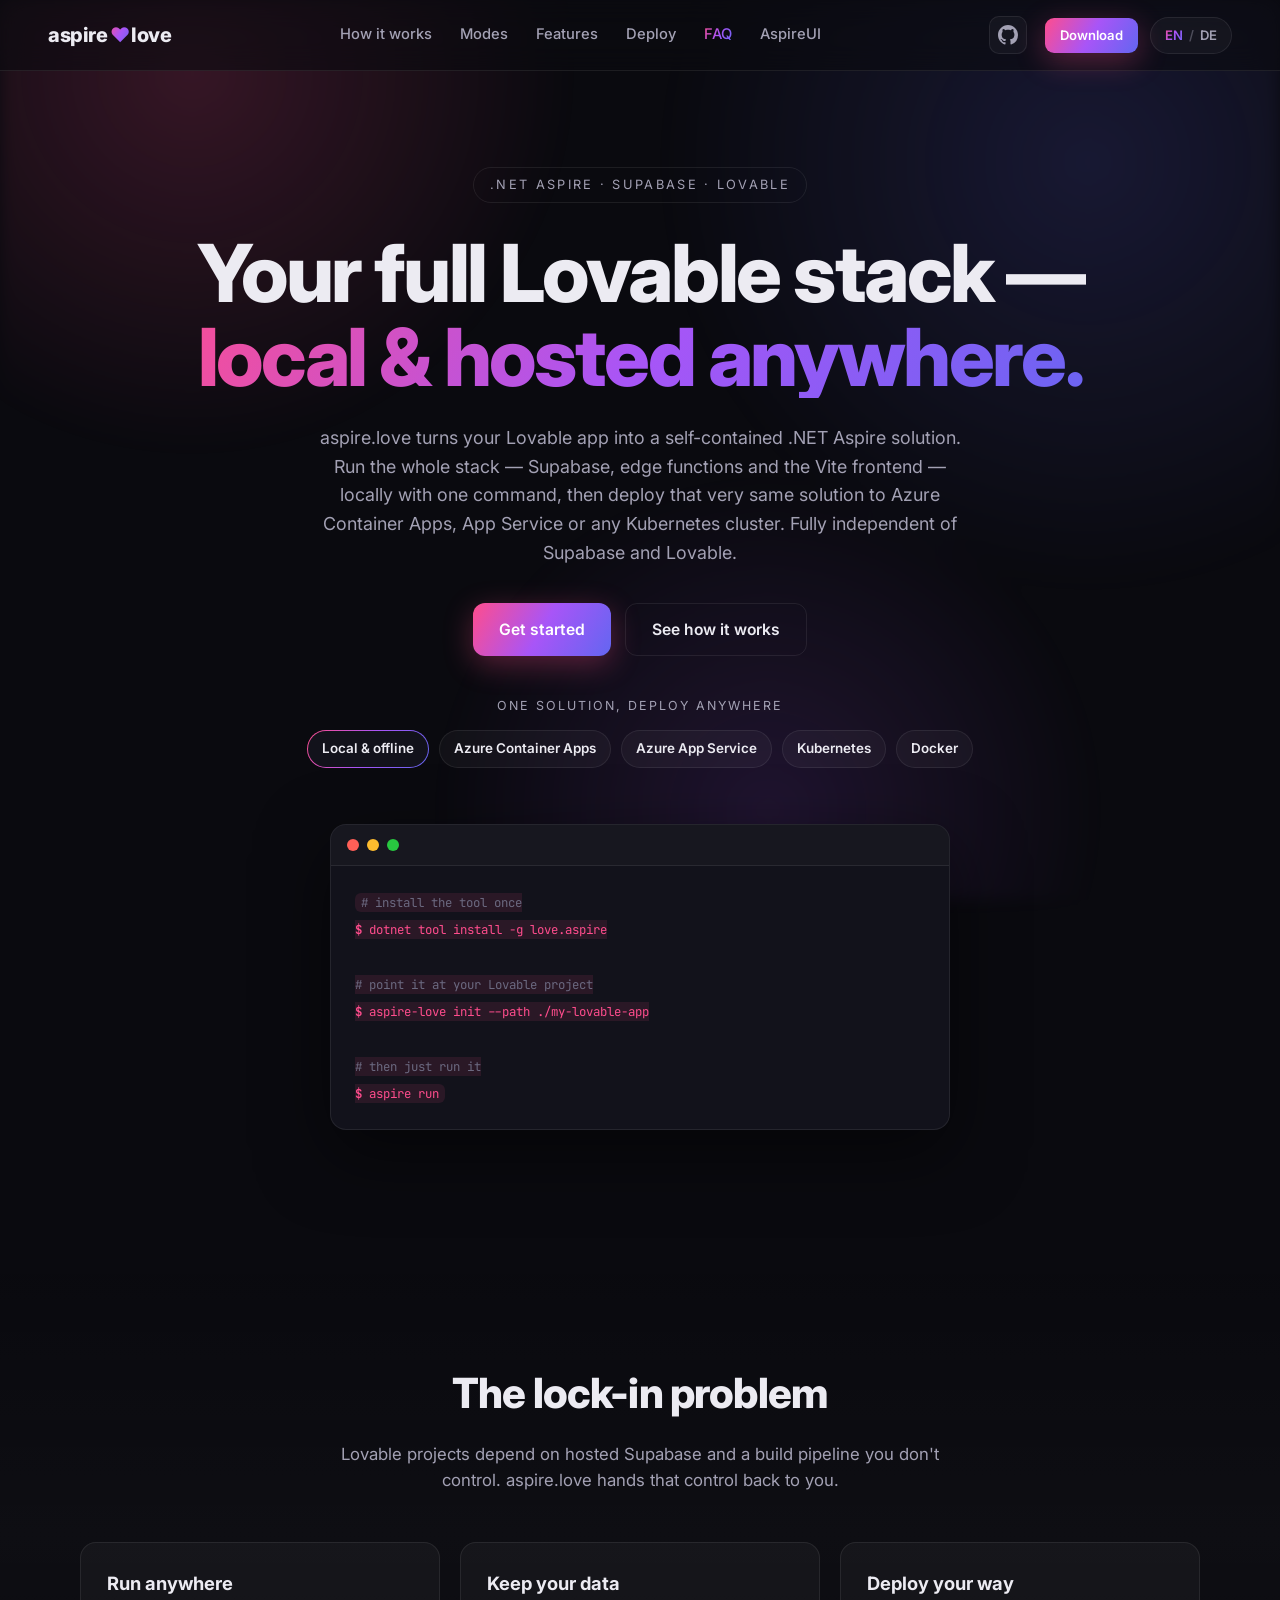
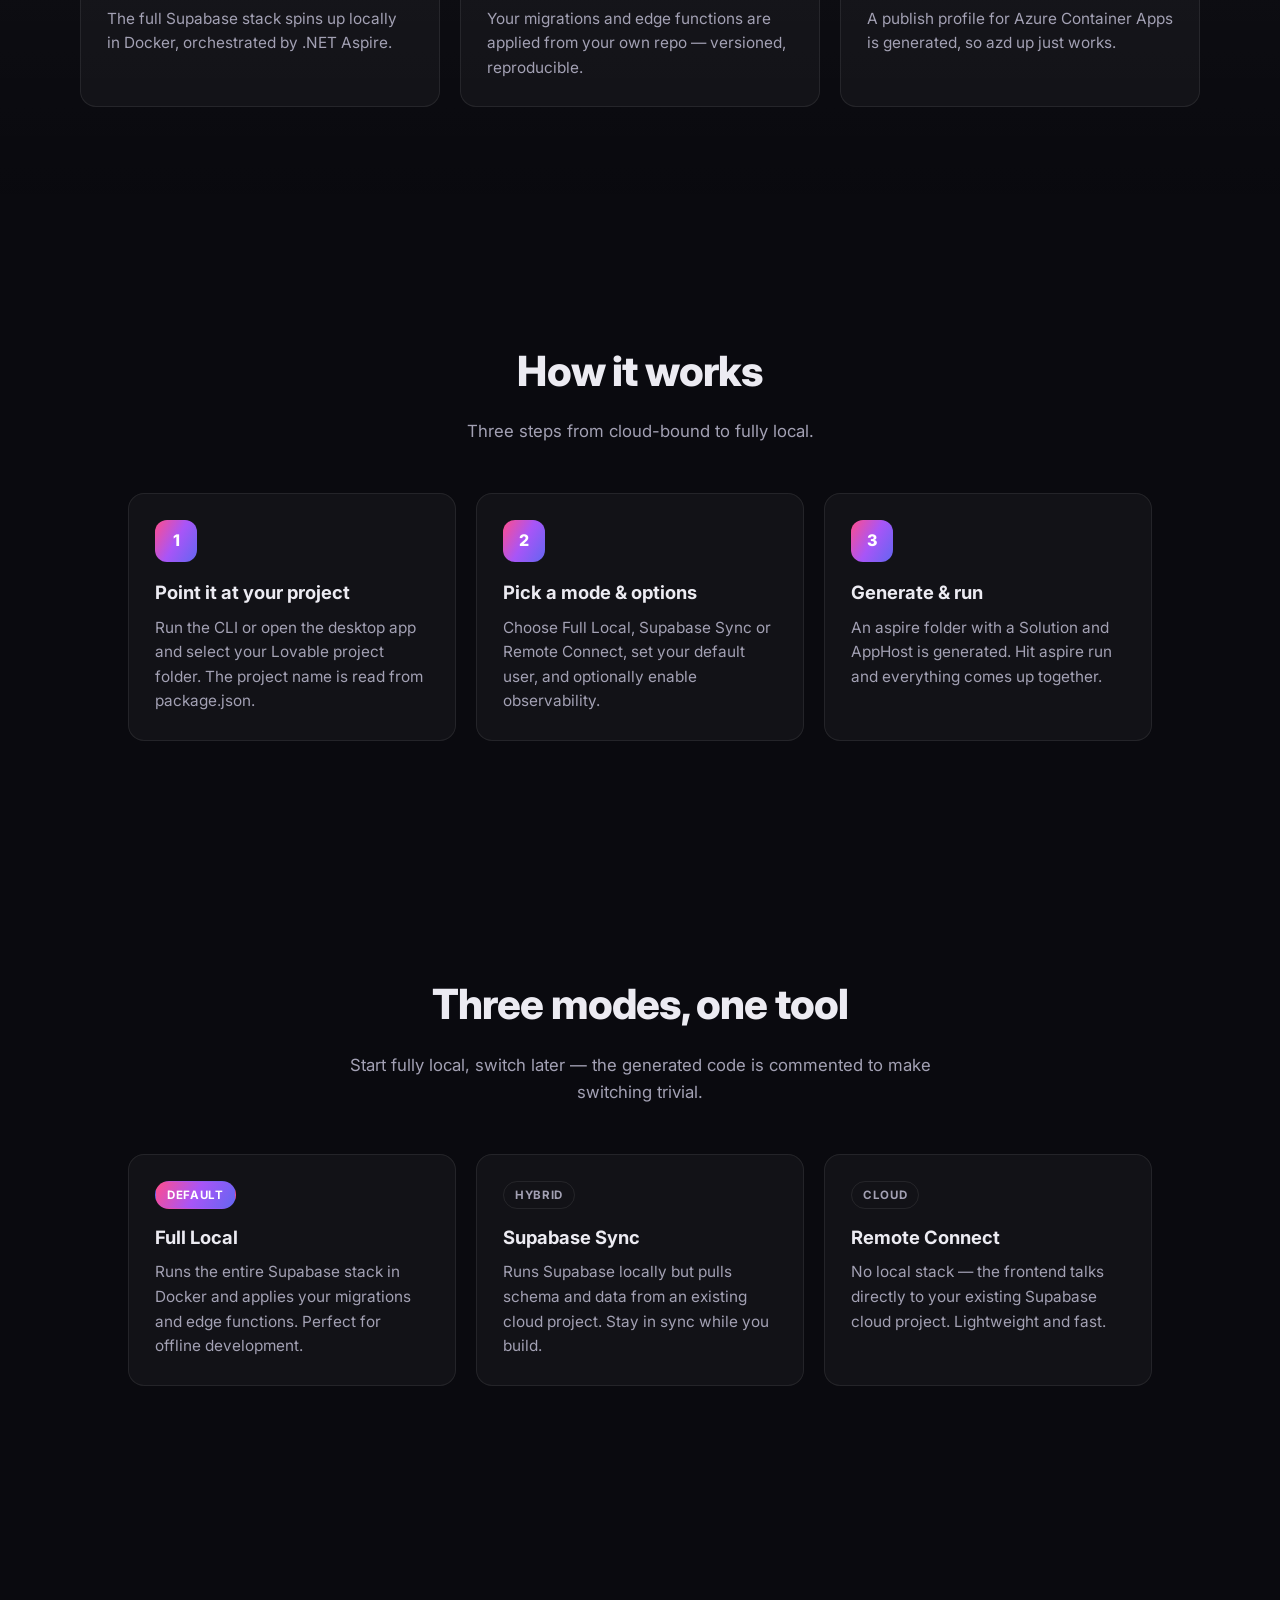
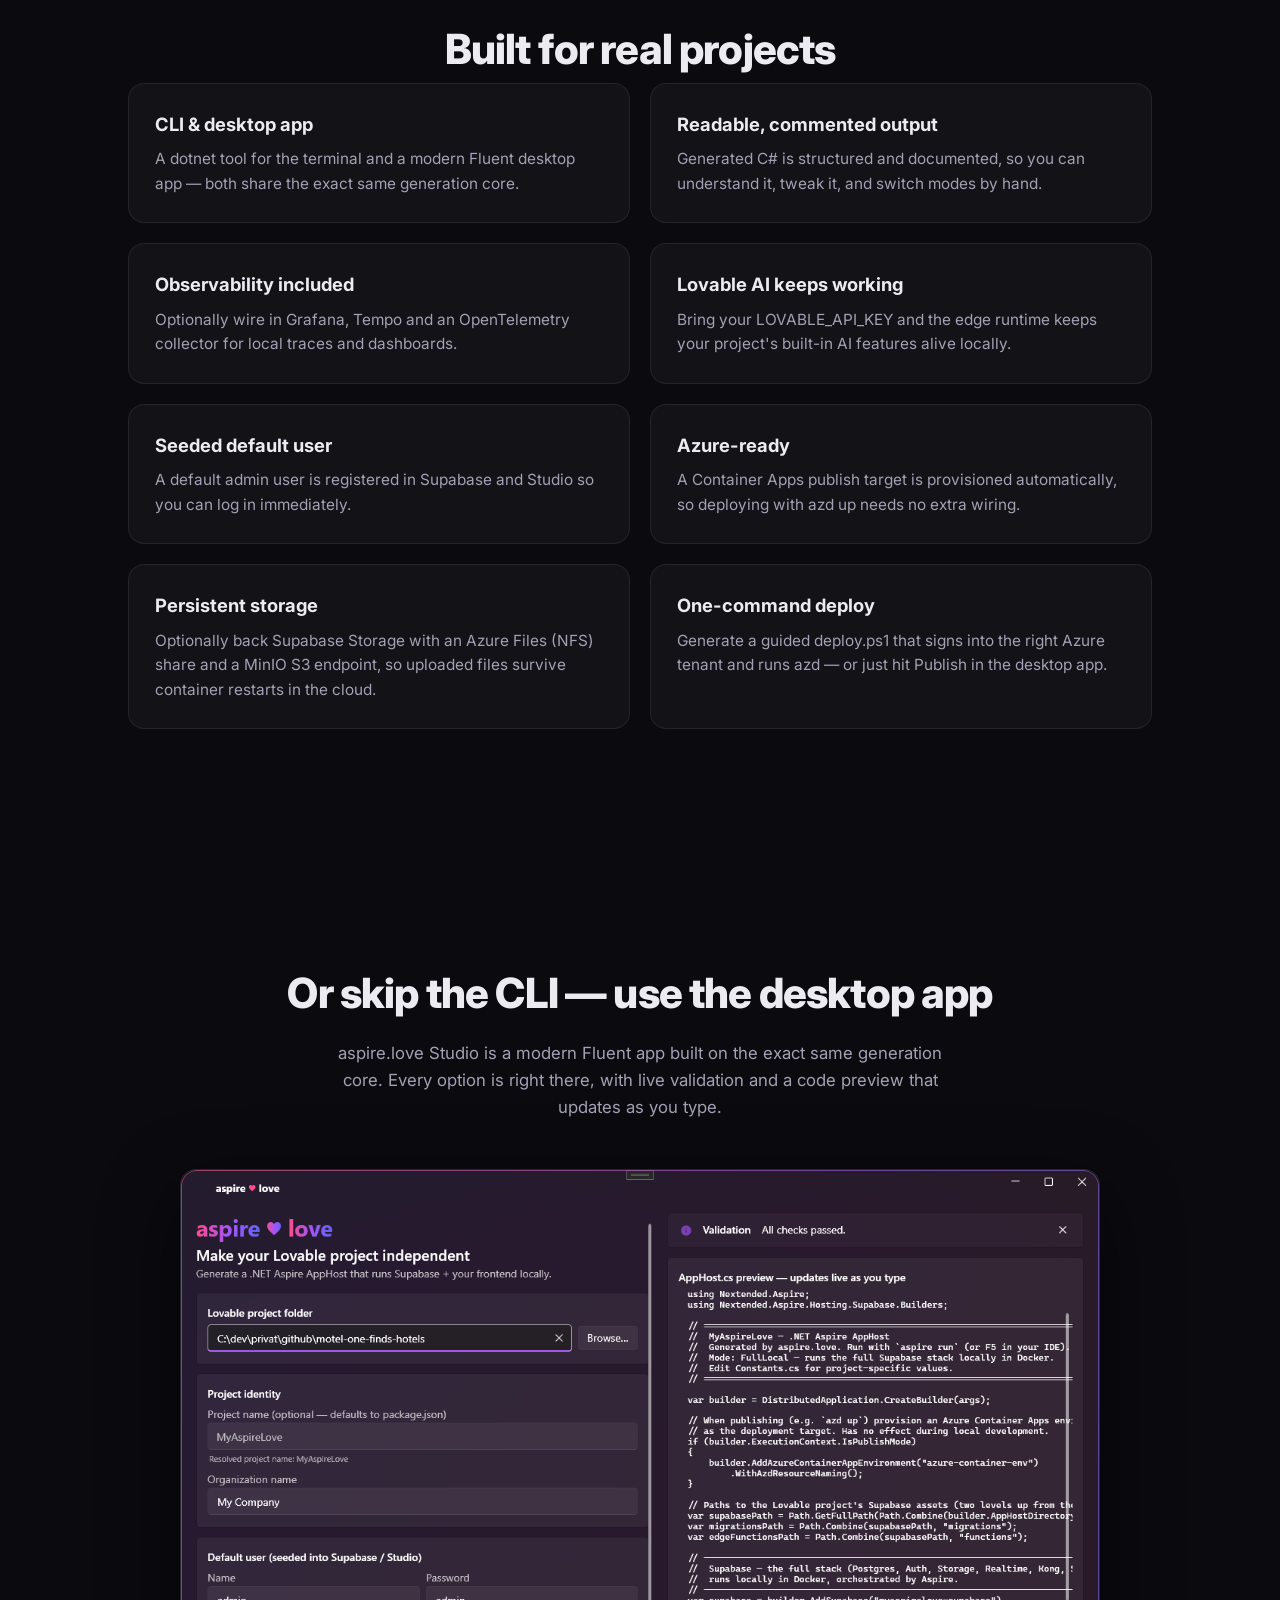
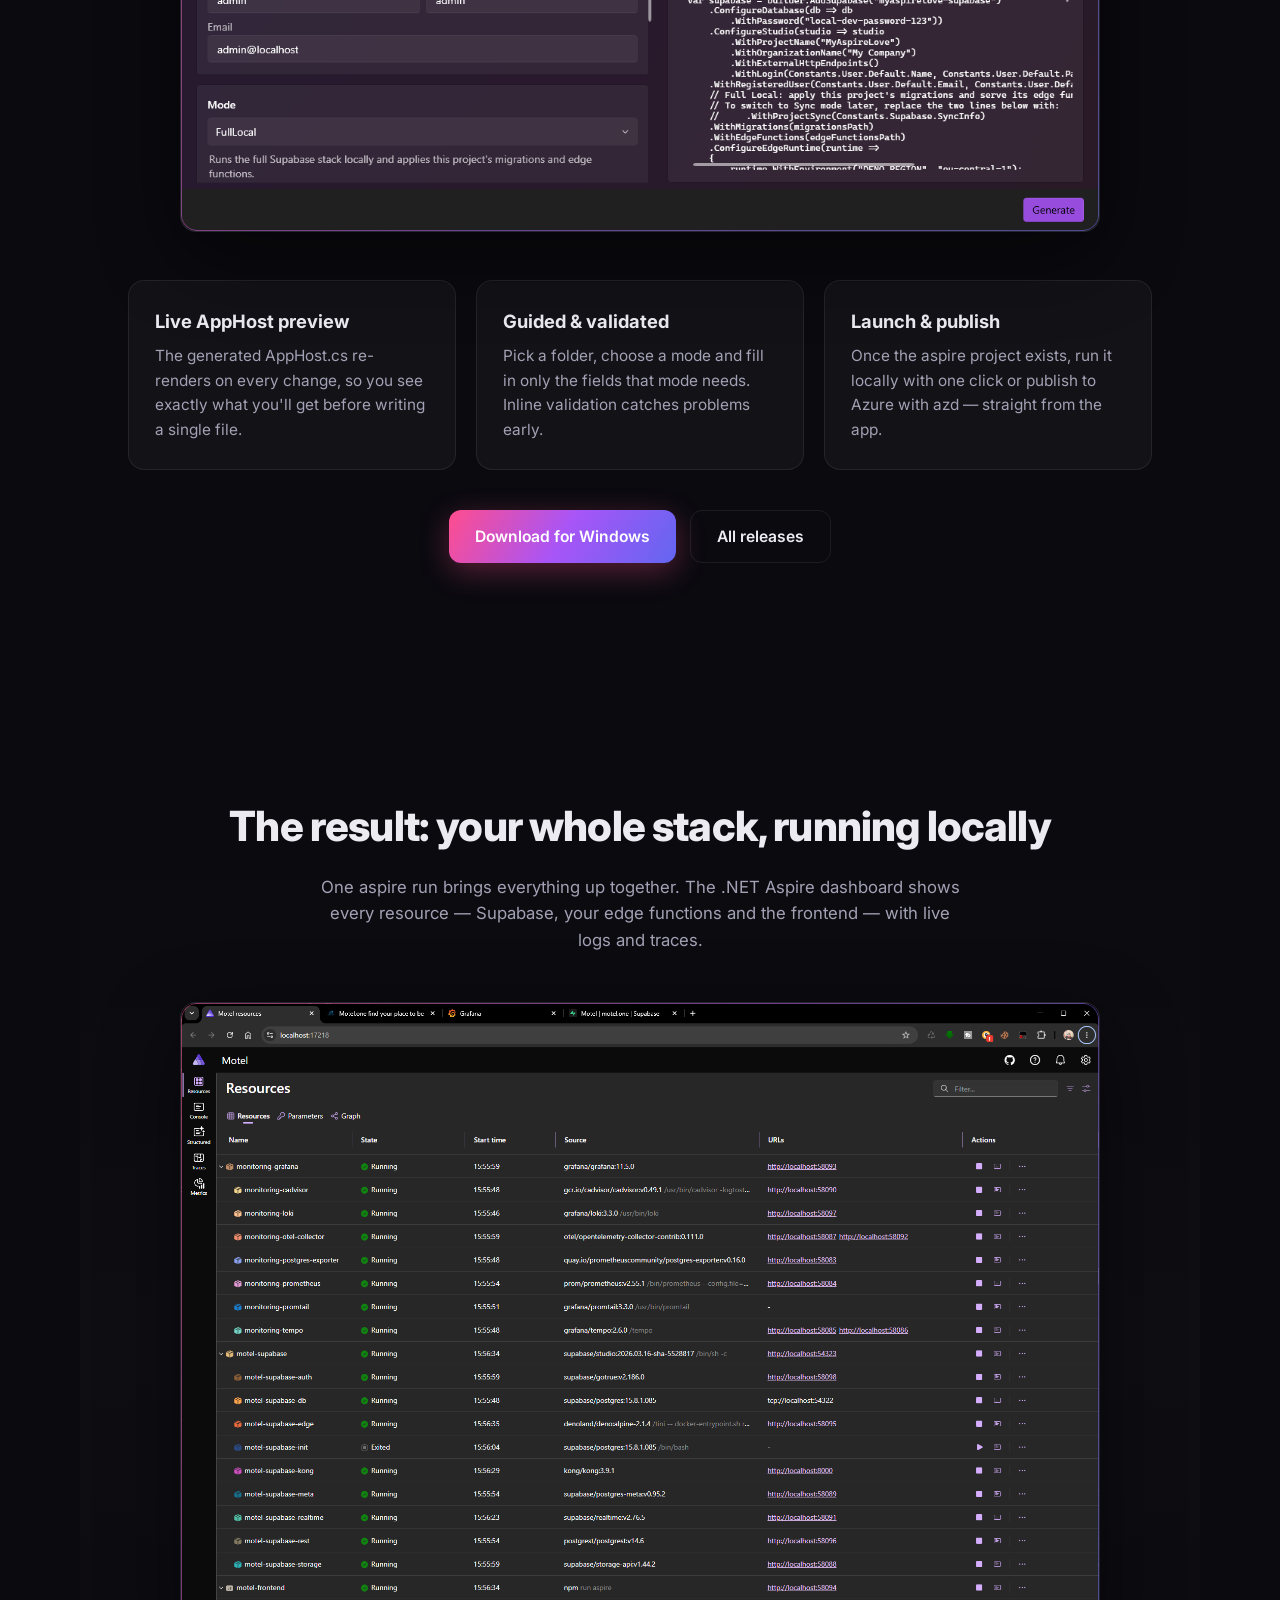
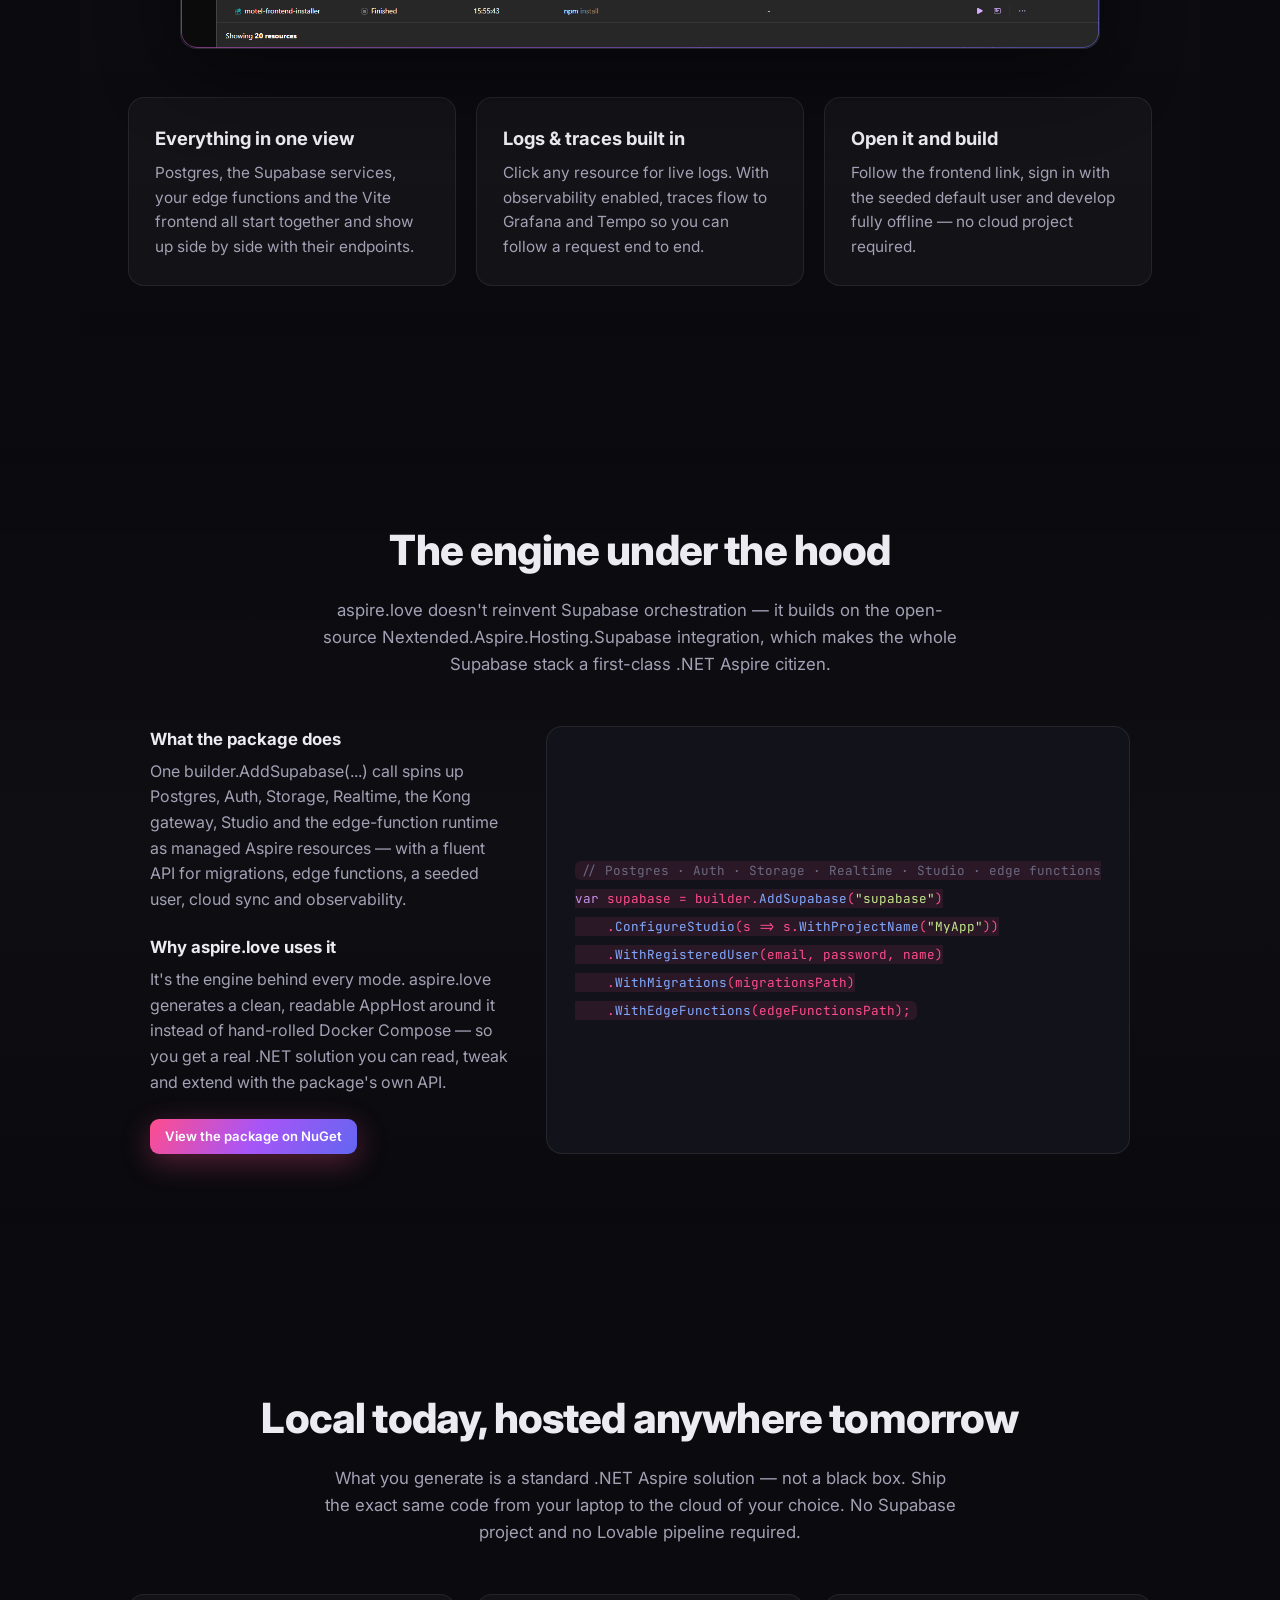
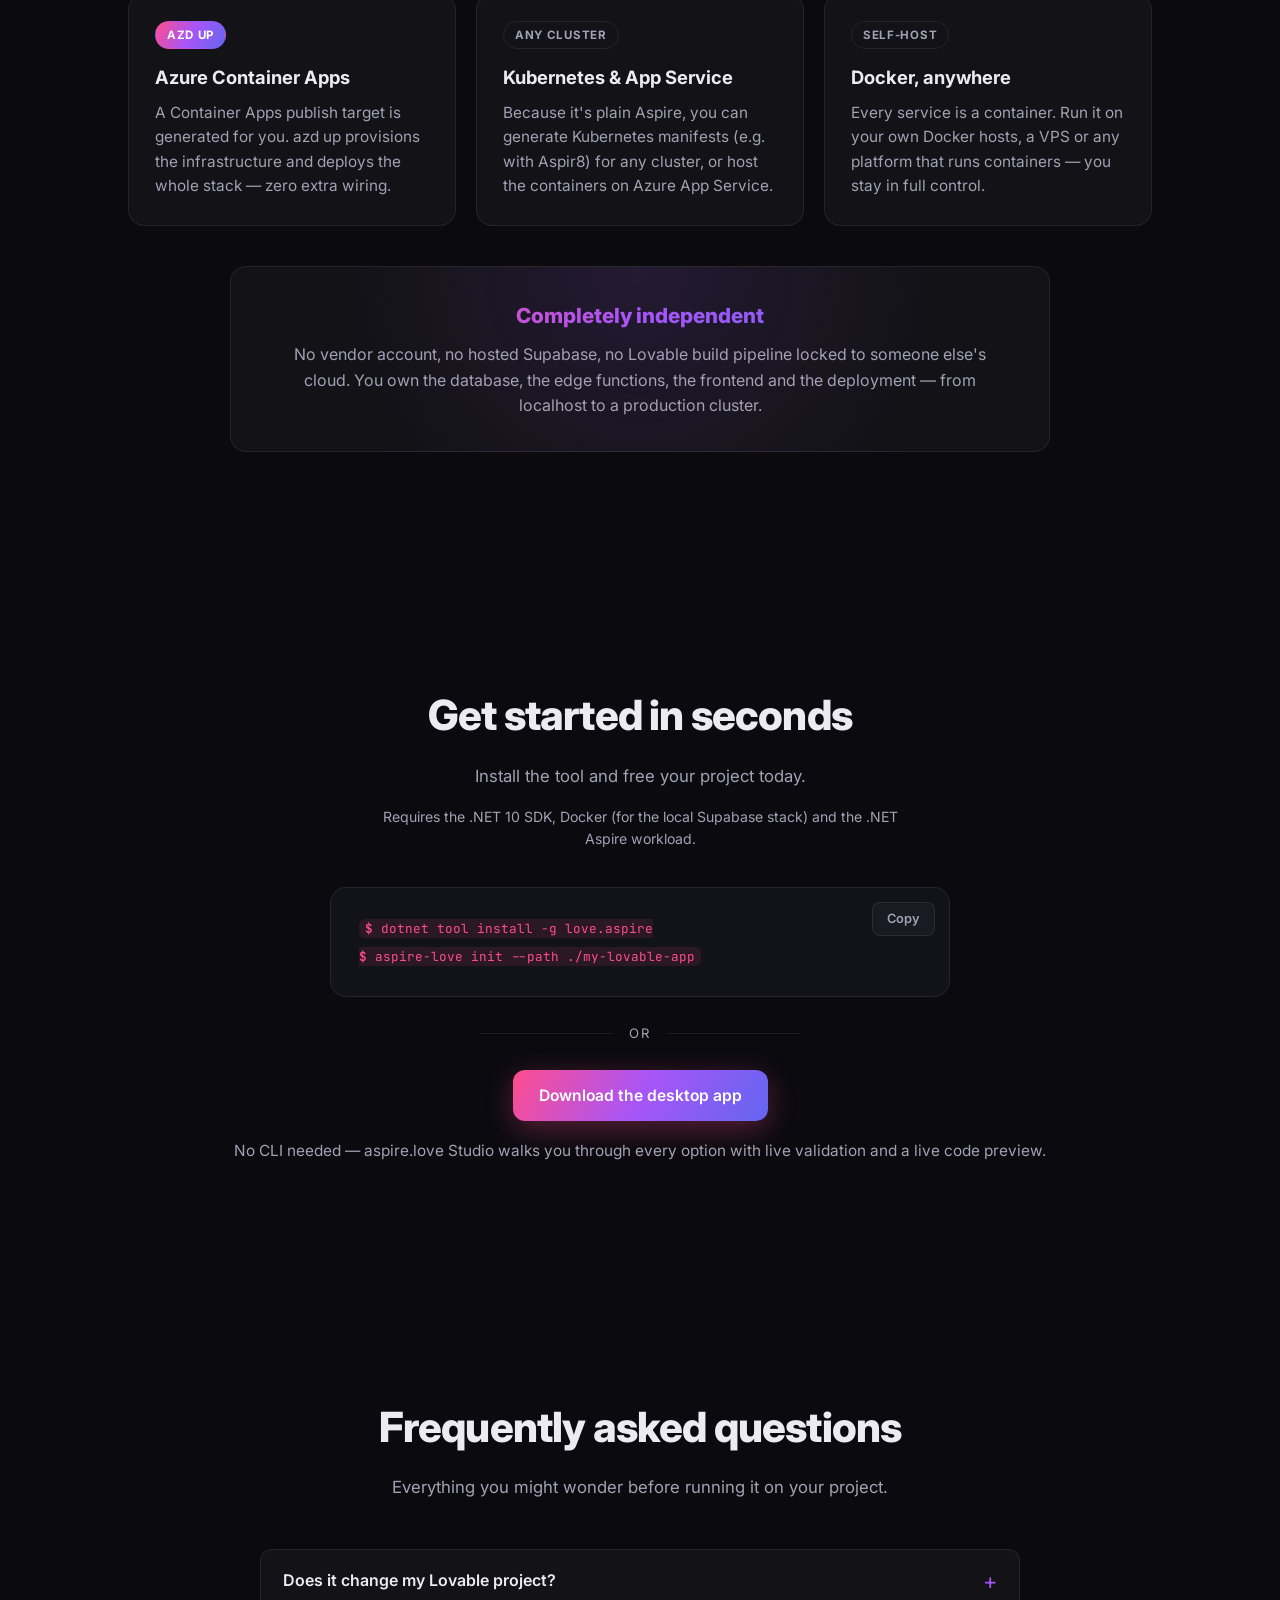
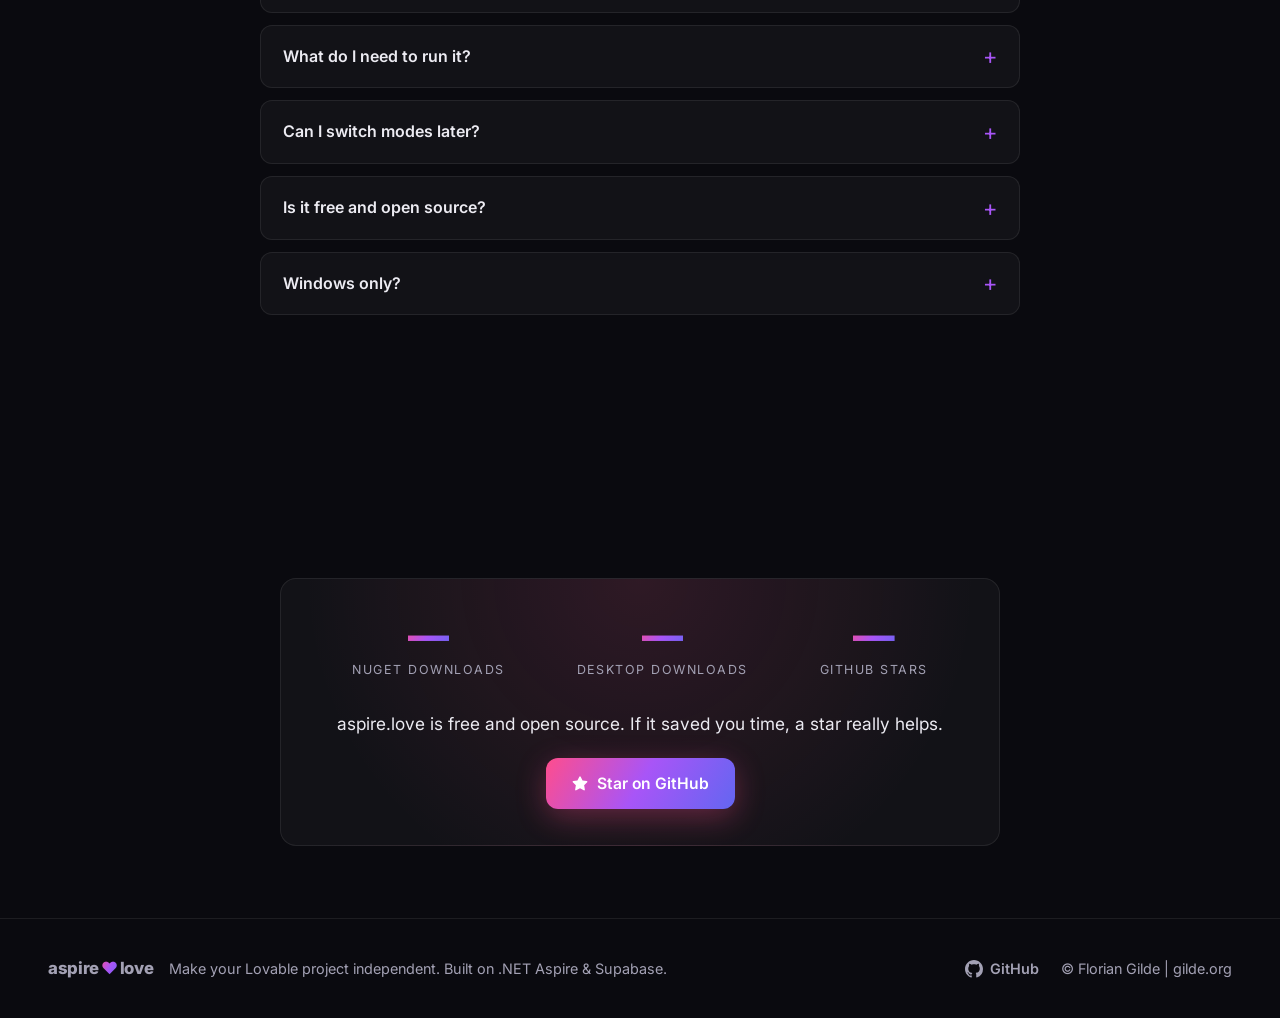
<file: website/index.html>
<!DOCTYPE html>
<html lang="en">
<head>
    <meta charset="UTF-8" />
    <meta name="viewport" content="width=device-width, initial-scale=1.0" />
    <title>aspire.love — own your Lovable project</title>
    <meta name="description"
          data-i18n="meta.description"
          content="aspire.love generates a .NET Aspire AppHost so your Lovable project runs fully locally — Supabase, edge functions and frontend, no cloud lock-in." />
    <link rel="icon" href="assets/favicon.ico" sizes="any" />
    <link rel="apple-touch-icon" href="assets/favicon.ico" />

    <!-- Social sharing (OpenGraph + Twitter) -->
    <meta property="og:type" content="website" />
    <meta property="og:site_name" content="aspire.love" />
    <meta property="og:url" content="https://www.aspire.love/" />
    <meta property="og:title" content="aspire.love — your full Lovable stack, local & hosted anywhere" />
    <meta property="og:description"
          content="Turn your Lovable app into a self-contained .NET Aspire solution. Run Supabase, edge functions and the frontend locally, then deploy anywhere — fully independent of Supabase and Lovable." />
    <meta property="og:image" content="https://www.aspire.love/assets/aspire-dashboard.png" />
    <meta name="twitter:card" content="summary_large_image" />
    <meta name="twitter:title" content="aspire.love — your full Lovable stack, local & hosted anywhere" />
    <meta name="twitter:description"
          content="Run your whole Lovable stack locally with one command, then deploy the same .NET Aspire solution to Azure Container Apps, Kubernetes or Docker." />
    <meta name="twitter:image" content="https://www.aspire.love/assets/aspire-dashboard.png" />
    <link rel="preconnect" href="https://fonts.googleapis.com" />
    <link rel="preconnect" href="https://fonts.gstatic.com" crossorigin />
    <link href="https://fonts.googleapis.com/css2?family=Inter:wght@400;500;600;700;800&family=JetBrains+Mono:wght@400;500&display=swap"
          rel="stylesheet" />
    <link rel="stylesheet" href="styles.css" />
</head>
<body>
    <div class="aurora" aria-hidden="true"></div>

    <!-- ============================ Nav ============================ -->
    <header class="nav">
        <a class="brand" href="#top">
            <span class="brand-mark">aspire<span class="heart">♥</span>love</span>
        </a>
        <nav class="nav-links">
            <a href="#how" data-i18n="nav.how">How it works</a>
            <a href="#modes" data-i18n="nav.modes">Modes</a>
            <a href="#features" data-i18n="nav.features">Features</a>
            <a href="#deploy" data-i18n="nav.deploy">Deploy</a>
            <a href="#faq" data-i18n="nav.faq">FAQ</a>
            <a href="aspireui/" data-i18n="nav.aspireui">AspireUI</a>
        </nav>
        <div class="nav-actions">
            <a class="nav-icon" href="https://github.com/fgilde/aspire.love" target="_blank" rel="noopener"
               aria-label="View aspire.love on GitHub" title="GitHub">
                <svg viewBox="0 0 16 16" width="20" height="20" aria-hidden="true" fill="currentColor">
                    <path d="M8 0C3.58 0 0 3.58 0 8c0 3.54 2.29 6.53 5.47 7.59.4.07.55-.17.55-.38 0-.19-.01-.82-.01-1.49-2.01.37-2.53-.49-2.69-.94-.09-.23-.48-.94-.82-1.13-.28-.15-.68-.52-.01-.53.63-.01 1.08.58 1.23.82.72 1.21 1.87.87 2.33.66.07-.52.28-.87.51-1.07-1.78-.2-3.64-.89-3.64-3.95 0-.87.31-1.59.82-2.15-.08-.2-.36-1.02.08-2.12 0 0 .67-.21 2.2.82.64-.18 1.32-.27 2-.27.68 0 1.36.09 2 .27 1.53-1.04 2.2-.82 2.2-.82.44 1.1.16 1.92.08 2.12.51.56.82 1.27.82 2.15 0 3.07-1.87 3.75-3.65 3.95.29.25.54.73.54 1.48 0 1.07-.01 1.93-.01 2.2 0 .21.15.46.55.38A8.01 8.01 0 0 0 16 8c0-4.42-3.58-8-8-8Z"></path>
                </svg>
            </a>
            <a class="btn btn-primary btn-sm"
               href="https://github.com/fgilde/aspire.love/releases/latest/download/aspire.love-win-Setup.exe"
               data-i18n="nav.download">Download</a>
            <button class="lang-toggle" id="langToggle" aria-label="Toggle language">
                <span data-lang="en" class="active">EN</span>
                <span class="sep">/</span>
                <span data-lang="de">DE</span>
            </button>
        </div>
    </header>

    <!-- ============================ Hero ============================ -->
    <main id="top">
        <section class="hero">
            <span class="eyebrow" data-i18n="hero.eyebrow">.NET Aspire · Supabase · Lovable</span>
            <h1 class="hero-title">
                <span data-i18n="hero.title1">Your full Lovable stack —</span>
                <span class="gradient" data-i18n="hero.title2">local &amp; hosted anywhere.</span>
            </h1>
            <p class="hero-sub" data-i18n="hero.sub">
                aspire.love turns your Lovable app into a self-contained .NET Aspire solution. Run the
                whole stack — Supabase, edge functions and the Vite frontend — locally with one command,
                then deploy that very same solution to Azure Container Apps, App Service or any Kubernetes
                cluster. Fully independent of Supabase and Lovable.
            </p>
            <div class="hero-cta">
                <a class="btn btn-primary" href="#get-started" data-i18n="hero.ctaPrimary">Get started</a>
                <a class="btn btn-ghost" href="#how" data-i18n="hero.ctaSecondary">See how it works</a>
            </div>
            <div class="deploy-strip">
                <span class="deploy-label" data-i18n="hero.deployLabel">One solution, deploy anywhere</span>
                <div class="chips">
                    <span class="chip">Local &amp; offline</span>
                    <span class="chip">Azure Container Apps</span>
                    <span class="chip">Azure App Service</span>
                    <span class="chip">Kubernetes</span>
                    <span class="chip">Docker</span>
                </div>
            </div>
            <div class="hero-terminal">
                <div class="term-bar"><span></span><span></span><span></span></div>
                <pre class="term-body"><code><span class="c-comment"># install the tool once</span>
<span class="c-prompt">$</span> dotnet tool install -g love.aspire

<span class="c-comment"># point it at your Lovable project</span>
<span class="c-prompt">$</span> aspire-love init --path ./my-lovable-app

<span class="c-comment"># then just run it</span>
<span class="c-prompt">$</span> aspire run</code></pre>
            </div>
        </section>

        <!-- ============================ Problem ============================ -->
        <section class="band">
            <div class="band-inner">
                <h2 class="section-title" data-i18n="problem.title">The lock-in problem</h2>
                <p class="section-lead" data-i18n="problem.lead">
                    Lovable projects depend on hosted Supabase and a build pipeline you don't control.
                    aspire.love hands that control back to you.
                </p>
                <div class="grid grid-3">
                    <div class="mini">
                        <h3 data-i18n="problem.c1t">Run anywhere</h3>
                        <p data-i18n="problem.c1b">The full Supabase stack spins up locally in Docker, orchestrated by .NET Aspire.</p>
                    </div>
                    <div class="mini">
                        <h3 data-i18n="problem.c2t">Keep your data</h3>
                        <p data-i18n="problem.c2b">Your migrations and edge functions are applied from your own repo — versioned, reproducible.</p>
                    </div>
                    <div class="mini">
                        <h3 data-i18n="problem.c3t">Deploy your way</h3>
                        <p data-i18n="problem.c3b">A publish profile for Azure Container Apps is generated, so <code>azd up</code> just works.</p>
                    </div>
                </div>
            </div>
        </section>

        <!-- ============================ How ============================ -->
        <section id="how" class="section">
            <h2 class="section-title" data-i18n="how.title">How it works</h2>
            <p class="section-lead" data-i18n="how.lead">Three steps from cloud-bound to fully local.</p>
            <div class="steps">
                <div class="step">
                    <div class="step-no">1</div>
                    <h3 data-i18n="how.s1t">Point it at your project</h3>
                    <p data-i18n="how.s1b">Run the CLI or open the desktop app and select your Lovable project folder. The project name is read from package.json.</p>
                </div>
                <div class="step">
                    <div class="step-no">2</div>
                    <h3 data-i18n="how.s2t">Pick a mode &amp; options</h3>
                    <p data-i18n="how.s2b">Choose Full Local, Supabase Sync or Remote Connect, set your default user, and optionally enable observability.</p>
                </div>
                <div class="step">
                    <div class="step-no">3</div>
                    <h3 data-i18n="how.s3t">Generate &amp; run</h3>
                    <p data-i18n="how.s3b">An <code>aspire</code> folder with a Solution and AppHost is generated. Hit <code>aspire run</code> and everything comes up together.</p>
                </div>
            </div>
        </section>

        <!-- ============================ Modes ============================ -->
        <section id="modes" class="section">
            <h2 class="section-title" data-i18n="modes.title">Three modes, one tool</h2>
            <p class="section-lead" data-i18n="modes.lead">Start fully local, switch later — the generated code is commented to make switching trivial.</p>
            <div class="grid grid-3">
                <div class="card">
                    <span class="badge badge-default" data-i18n="modes.m1badge">Default</span>
                    <h3 data-i18n="modes.m1t">Full Local</h3>
                    <p data-i18n="modes.m1b">Runs the entire Supabase stack in Docker and applies your migrations and edge functions. Perfect for offline development.</p>
                </div>
                <div class="card">
                    <span class="badge" data-i18n="modes.m2badge">Hybrid</span>
                    <h3 data-i18n="modes.m2t">Supabase Sync</h3>
                    <p data-i18n="modes.m2b">Runs Supabase locally but pulls schema and data from an existing cloud project. Stay in sync while you build.</p>
                </div>
                <div class="card">
                    <span class="badge" data-i18n="modes.m3badge">Cloud</span>
                    <h3 data-i18n="modes.m3t">Remote Connect</h3>
                    <p data-i18n="modes.m3b">No local stack — the frontend talks directly to your existing Supabase cloud project. Lightweight and fast.</p>
                </div>
            </div>
        </section>

        <!-- ============================ Features ============================ -->
        <section id="features" class="section">
            <h2 class="section-title" data-i18n="features.title">Built for real projects</h2>
            <div class="grid grid-2">
                <div class="feature">
                    <h3 data-i18n="features.f1t">CLI &amp; desktop app</h3>
                    <p data-i18n="features.f1b">A <code>dotnet tool</code> for the terminal and a modern Fluent desktop app — both share the exact same generation core.</p>
                </div>
                <div class="feature">
                    <h3 data-i18n="features.f2t">Readable, commented output</h3>
                    <p data-i18n="features.f2b">Generated C# is structured and documented, so you can understand it, tweak it, and switch modes by hand.</p>
                </div>
                <div class="feature">
                    <h3 data-i18n="features.f3t">Observability included</h3>
                    <p data-i18n="features.f3b">Optionally wire in Grafana, Tempo and an OpenTelemetry collector for local traces and dashboards.</p>
                </div>
                <div class="feature">
                    <h3 data-i18n="features.f4t">Lovable AI keeps working</h3>
                    <p data-i18n="features.f4b">Bring your <code>LOVABLE_API_KEY</code> and the edge runtime keeps your project's built-in AI features alive locally.</p>
                </div>
                <div class="feature">
                    <h3 data-i18n="features.f5t">Seeded default user</h3>
                    <p data-i18n="features.f5b">A default admin user is registered in Supabase and Studio so you can log in immediately.</p>
                </div>
                <div class="feature">
                    <h3 data-i18n="features.f6t">Azure-ready</h3>
                    <p data-i18n="features.f6b">A Container Apps publish target is provisioned automatically, so deploying with <code>azd up</code> needs no extra wiring.</p>
                </div>
                <div class="feature">
                    <h3 data-i18n="features.f7t">Persistent storage</h3>
                    <p data-i18n="features.f7b">Optionally back Supabase Storage with an Azure Files (NFS) share and a MinIO S3 endpoint, so uploaded files survive container restarts in the cloud.</p>
                </div>
                <div class="feature">
                    <h3 data-i18n="features.f8t">One-command deploy</h3>
                    <p data-i18n="features.f8b">Generate a guided <code>deploy.ps1</code> that signs into the right Azure tenant and runs <code>azd</code> — or just hit Publish in the desktop app.</p>
                </div>
            </div>
        </section>

        <!-- ============================ Desktop app ============================ -->
        <section id="studio" class="section">
            <h2 class="section-title" data-i18n="studio.title">Or skip the CLI — use the desktop app</h2>
            <p class="section-lead" data-i18n="studio.lead">
                aspire.love Studio is a modern Fluent app built on the exact same generation core.
                Every option is right there, with live validation and a code preview that updates as you type.
            </p>
            <figure class="shot-frame">
                <img src="assets/screenshot.png"
                     alt="aspire.love Studio: project options on the left, a live AppHost.cs preview on the right."
                     loading="lazy" />
            </figure>
            <div class="grid grid-3">
                <div class="mini">
                    <h3 data-i18n="studio.c1t">Live AppHost preview</h3>
                    <p data-i18n="studio.c1b">The generated AppHost.cs re-renders on every change, so you see exactly what you'll get before writing a single file.</p>
                </div>
                <div class="mini">
                    <h3 data-i18n="studio.c2t">Guided &amp; validated</h3>
                    <p data-i18n="studio.c2b">Pick a folder, choose a mode and fill in only the fields that mode needs. Inline validation catches problems early.</p>
                </div>
                <div class="mini">
                    <h3 data-i18n="studio.c3t">Launch &amp; publish</h3>
                    <p data-i18n="studio.c3b">Once the aspire project exists, run it locally with one click or publish to Azure with azd — straight from the app.</p>
                </div>
            </div>
            <div class="studio-cta">
                <a class="btn btn-primary"
                   href="https://github.com/fgilde/aspire.love/releases/latest/download/aspire.love-win-Setup.exe"
                   data-i18n="studio.download">Download for Windows</a>
                <a class="btn btn-ghost"
                   href="https://github.com/fgilde/aspire.love/releases/latest"
                   target="_blank" rel="noopener"
                   data-i18n="studio.releases">All releases</a>
            </div>
        </section>

        <!-- ============================ The result ============================ -->
        <section id="result" class="band section">
            <h2 class="section-title" data-i18n="result.title">The result: your whole stack, running locally</h2>
            <p class="section-lead" data-i18n="result.lead">
                One <code>aspire run</code> brings everything up together. The .NET Aspire dashboard
                shows every resource — Supabase, your edge functions and the frontend — with live logs and traces.
            </p>
            <figure class="shot-frame">
                <img src="assets/aspire-dashboard.png"
                     alt="The .NET Aspire dashboard listing every running resource: Postgres, the Supabase services, edge functions and the Vite frontend, each with live status and endpoints."
                     loading="lazy" />
            </figure>
            <div class="grid grid-3">
                <div class="mini">
                    <h3 data-i18n="result.c1t">Everything in one view</h3>
                    <p data-i18n="result.c1b">Postgres, the Supabase services, your edge functions and the Vite frontend all start together and show up side by side with their endpoints.</p>
                </div>
                <div class="mini">
                    <h3 data-i18n="result.c2t">Logs &amp; traces built in</h3>
                    <p data-i18n="result.c2b">Click any resource for live logs. With observability enabled, traces flow to Grafana and Tempo so you can follow a request end to end.</p>
                </div>
                <div class="mini">
                    <h3 data-i18n="result.c3t">Open it and build</h3>
                    <p data-i18n="result.c3b">Follow the frontend link, sign in with the seeded default user and develop fully offline — no cloud project required.</p>
                </div>
            </div>
        </section>

        <!-- ============================ Powered by ============================ -->
        <section id="powered" class="band">
            <div class="band-inner">
                <h2 class="section-title" data-i18n="powered.title">The engine under the hood</h2>
                <p class="section-lead" data-i18n="powered.lead">
                    aspire.love doesn't reinvent Supabase orchestration — it builds on the open-source
                    Nextended.Aspire.Hosting.Supabase integration, which makes the whole Supabase stack
                    a first-class .NET Aspire citizen.
                </p>
                <div class="powered-grid">
                    <div class="powered-copy">
                        <h3 data-i18n="powered.whatt">What the package does</h3>
                        <p data-i18n="powered.whatb">One <code>builder.AddSupabase(...)</code> call spins up Postgres, Auth, Storage, Realtime, the Kong gateway, Studio and the edge-function runtime as managed Aspire resources — with a fluent API for migrations, edge functions, a seeded user, cloud sync and observability.</p>
                        <h3 data-i18n="powered.whyt">Why aspire.love uses it</h3>
                        <p data-i18n="powered.whyb">It's the engine behind every mode. aspire.love generates a clean, readable AppHost around it instead of hand-rolled Docker Compose — so you get a real .NET solution you can read, tweak and extend with the package's own API.</p>
                        <a class="btn btn-primary btn-sm"
                           href="https://www.nuget.org/packages/Nextended.Aspire.Hosting.Supabase"
                           target="_blank" rel="noopener"
                           data-i18n="powered.cta">View the package on NuGet</a>
                    </div>
                    <div class="cta-code powered-code">
                        <pre><code><span class="c-comment">// Postgres · Auth · Storage · Realtime · Studio · edge functions</span>
<span class="c-kw">var</span> supabase = builder.<span class="c-fn">AddSupabase</span>(<span class="c-str">"supabase"</span>)
    .<span class="c-fn">ConfigureStudio</span>(s =&gt; s.<span class="c-fn">WithProjectName</span>(<span class="c-str">"MyApp"</span>))
    .<span class="c-fn">WithRegisteredUser</span>(email, password, name)
    .<span class="c-fn">WithMigrations</span>(migrationsPath)
    .<span class="c-fn">WithEdgeFunctions</span>(edgeFunctionsPath);</code></pre>
                    </div>
                </div>
            </div>
        </section>

        <!-- ============================ Deploy anywhere ============================ -->
        <section id="deploy" class="section">
            <h2 class="section-title" data-i18n="deploy.title">Local today, hosted anywhere tomorrow</h2>
            <p class="section-lead" data-i18n="deploy.lead">
                What you generate is a standard .NET Aspire solution — not a black box. Ship the exact
                same code from your laptop to the cloud of your choice. No Supabase project and no Lovable
                pipeline required.
            </p>
            <div class="grid grid-3">
                <div class="card">
                    <span class="badge badge-default" data-i18n="deploy.c1badge">azd up</span>
                    <h3 data-i18n="deploy.c1t">Azure Container Apps</h3>
                    <p data-i18n="deploy.c1b">A Container Apps publish target is generated for you. <code>azd up</code> provisions the infrastructure and deploys the whole stack — zero extra wiring.</p>
                </div>
                <div class="card">
                    <span class="badge" data-i18n="deploy.c2badge">Any cluster</span>
                    <h3 data-i18n="deploy.c2t">Kubernetes &amp; App Service</h3>
                    <p data-i18n="deploy.c2b">Because it's plain Aspire, you can generate Kubernetes manifests (e.g. with Aspir8) for any cluster, or host the containers on Azure App Service.</p>
                </div>
                <div class="card">
                    <span class="badge" data-i18n="deploy.c3badge">Self-host</span>
                    <h3 data-i18n="deploy.c3t">Docker, anywhere</h3>
                    <p data-i18n="deploy.c3b">Every service is a container. Run it on your own Docker hosts, a VPS or any platform that runs containers — you stay in full control.</p>
                </div>
            </div>
            <div class="independence">
                <h3 data-i18n="deploy.indeptitle">Completely independent</h3>
                <p data-i18n="deploy.indepbody">No vendor account, no hosted Supabase, no Lovable build pipeline locked to someone else's cloud. You own the database, the edge functions, the frontend and the deployment — from <code>localhost</code> to a production cluster.</p>
            </div>
        </section>

        <!-- ============================ Get started ============================ -->
        <section id="get-started" class="section cta">
            <h2 class="section-title" data-i18n="start.title">Get started in seconds</h2>
            <p class="section-lead" data-i18n="start.lead">Install the tool and free your project today.</p>
            <p class="prereq" data-i18n="start.prereq">Requires the .NET 10 SDK, Docker (for the local Supabase stack) and the .NET Aspire workload.</p>
            <div class="cta-code">
                <pre><code><span class="c-prompt">$</span> dotnet tool install -g love.aspire
<span class="c-prompt">$</span> aspire-love init --path ./my-lovable-app</code></pre>
                <button class="copy-btn" id="copyBtn" data-i18n="start.copy">Copy</button>
            </div>
            <div class="cta-or"><span data-i18n="start.or">or</span></div>
            <a class="btn btn-primary"
               href="https://github.com/fgilde/aspire.love/releases/latest/download/aspire.love-win-Setup.exe"
               data-i18n="start.download">Download the desktop app</a>
            <p class="cta-note" data-i18n="start.note">No CLI needed — aspire.love Studio walks you through every option with live validation and a live code preview.</p>
        </section>

        <!-- ============================ FAQ ============================ -->
        <section id="faq" class="section">
            <h2 class="section-title" data-i18n="faq.title">Frequently asked questions</h2>
            <p class="section-lead" data-i18n="faq.lead">Everything you might wonder before running it on your project.</p>
            <div class="faq-list">
                <details class="faq-item">
                    <summary data-i18n="faq.q1">Does it change my Lovable project?</summary>
                    <p data-i18n="faq.a1">Almost nothing is touched. aspire.love adds a self-contained <code>aspire/</code> folder and a single <code>aspire</code> script to your <code>package.json</code> so the AppHost can launch the frontend. Your existing source stays exactly as it is.</p>
                </details>
                <details class="faq-item">
                    <summary data-i18n="faq.q2">What do I need to run it?</summary>
                    <p data-i18n="faq.a2">The .NET 10 SDK, Docker (for the local Supabase stack) and the .NET Aspire workload. The generated AppHost orchestrates everything from there.</p>
                </details>
                <details class="faq-item">
                    <summary data-i18n="faq.q3">Can I switch modes later?</summary>
                    <p data-i18n="faq.a3">Yes. Start with Full Local and move to Supabase Sync or Remote Connect whenever you like — the generated C# is commented to make switching by hand trivial, or just re-run the tool.</p>
                </details>
                <details class="faq-item">
                    <summary data-i18n="faq.q4">Is it free and open source?</summary>
                    <p data-i18n="faq.a4">Completely. aspire.love is MIT-licensed and developed in the open on GitHub. Use it for personal and commercial projects alike.</p>
                </details>
                <details class="faq-item">
                    <summary data-i18n="faq.q5">Windows only?</summary>
                    <p data-i18n="faq.a5">The aspire.love Studio desktop app is Windows-only, but the <code>love.aspire</code> CLI runs anywhere .NET 10 runs — Windows, macOS and Linux.</p>
                </details>
                <details class="faq-item">
                    <summary data-i18n="faq.q6">Does Lovable's built-in AI still work?</summary>
                    <p data-i18n="faq.a6">Yes. Provide your <code>LOVABLE_API_KEY</code> and the local edge runtime keeps your project's AI features working while everything runs on your machine.</p>
                </details>
            </div>
        </section>

        <!-- ============================ Open source ============================ -->
        <section class="opensource">
            <div class="opensource-inner">
                <div class="stats">
                    <div class="stat" id="statNugetBox">
                        <span class="stat-num" id="statNuget">—</span>
                        <span class="stat-label" data-i18n="stats.nuget">NuGet downloads</span>
                    </div>
                    <div class="stat" id="statDesktopBox">
                        <span class="stat-num" id="statDesktop">—</span>
                        <span class="stat-label" data-i18n="stats.desktop">Desktop downloads</span>
                    </div>
                    <div class="stat" id="statStarsBox">
                        <span class="stat-num" id="statStars">—</span>
                        <span class="stat-label" data-i18n="stats.stars">GitHub stars</span>
                    </div>
                </div>
                <p data-i18n="oss.text">aspire.love is free and open source. If it saved you time, a star really helps.</p>
                <a class="btn btn-primary star-btn" href="https://github.com/fgilde/aspire.love" target="_blank" rel="noopener">
                    <svg viewBox="0 0 16 16" width="16" height="16" aria-hidden="true" fill="currentColor">
                        <path d="M8 .25a.75.75 0 0 1 .673.418l1.882 3.815 4.21.612a.75.75 0 0 1 .416 1.279l-3.046 2.97.719 4.192a.75.75 0 0 1-1.088.791L8 12.347l-3.766 1.98a.75.75 0 0 1-1.088-.79l.72-4.193L.818 6.374a.75.75 0 0 1 .416-1.28l4.21-.611L7.327.668A.75.75 0 0 1 8 .25Z"></path>
                    </svg>
                    <span data-i18n="oss.cta">Star on GitHub</span>
                </a>
            </div>
        </section>
    </main>

    <!-- ============================ Footer ============================ -->
    <footer class="footer">
        <div class="footer-left">
            <span class="brand-mark small">aspire<span class="heart">♥</span>love</span>
            <span class="footer-note" data-i18n="footer.note">Make your Lovable project independent. Built on .NET Aspire &amp; Supabase.</span>
        </div>
        <div class="footer-right">
            <a class="footer-link" href="https://github.com/fgilde/aspire.love" target="_blank" rel="noopener">
                <svg viewBox="0 0 16 16" width="18" height="18" aria-hidden="true" fill="currentColor">
                    <path d="M8 0C3.58 0 0 3.58 0 8c0 3.54 2.29 6.53 5.47 7.59.4.07.55-.17.55-.38 0-.19-.01-.82-.01-1.49-2.01.37-2.53-.49-2.69-.94-.09-.23-.48-.94-.82-1.13-.28-.15-.68-.52-.01-.53.63-.01 1.08.58 1.23.82.72 1.21 1.87.87 2.33.66.07-.52.28-.87.51-1.07-1.78-.2-3.64-.89-3.64-3.95 0-.87.31-1.59.82-2.15-.08-.2-.36-1.02.08-2.12 0 0 .67-.21 2.2.82.64-.18 1.32-.27 2-.27.68 0 1.36.09 2 .27 1.53-1.04 2.2-.82 2.2-.82.44 1.1.16 1.92.08 2.12.51.56.82 1.27.82 2.15 0 3.07-1.87 3.75-3.65 3.95.29.25.54.73.54 1.48 0 1.07-.01 1.93-.01 2.2 0 .21.15.46.55.38A8.01 8.01 0 0 0 16 8c0-4.42-3.58-8-8-8Z"></path>
                </svg>
                <span>GitHub</span>
            </a>
            <span class="footer-copy">© <a href="https://florian.gilde.org" target="_blank" rel="noopener">Florian Gilde</a> | <a href="https://www.gilde.org" target="_blank" rel="noopener">gilde.org</a></span>
        </div>
    </footer>

    <script src="i18n.js"></script>
    <script src="script.js"></script>
</body>
</html>
</file>
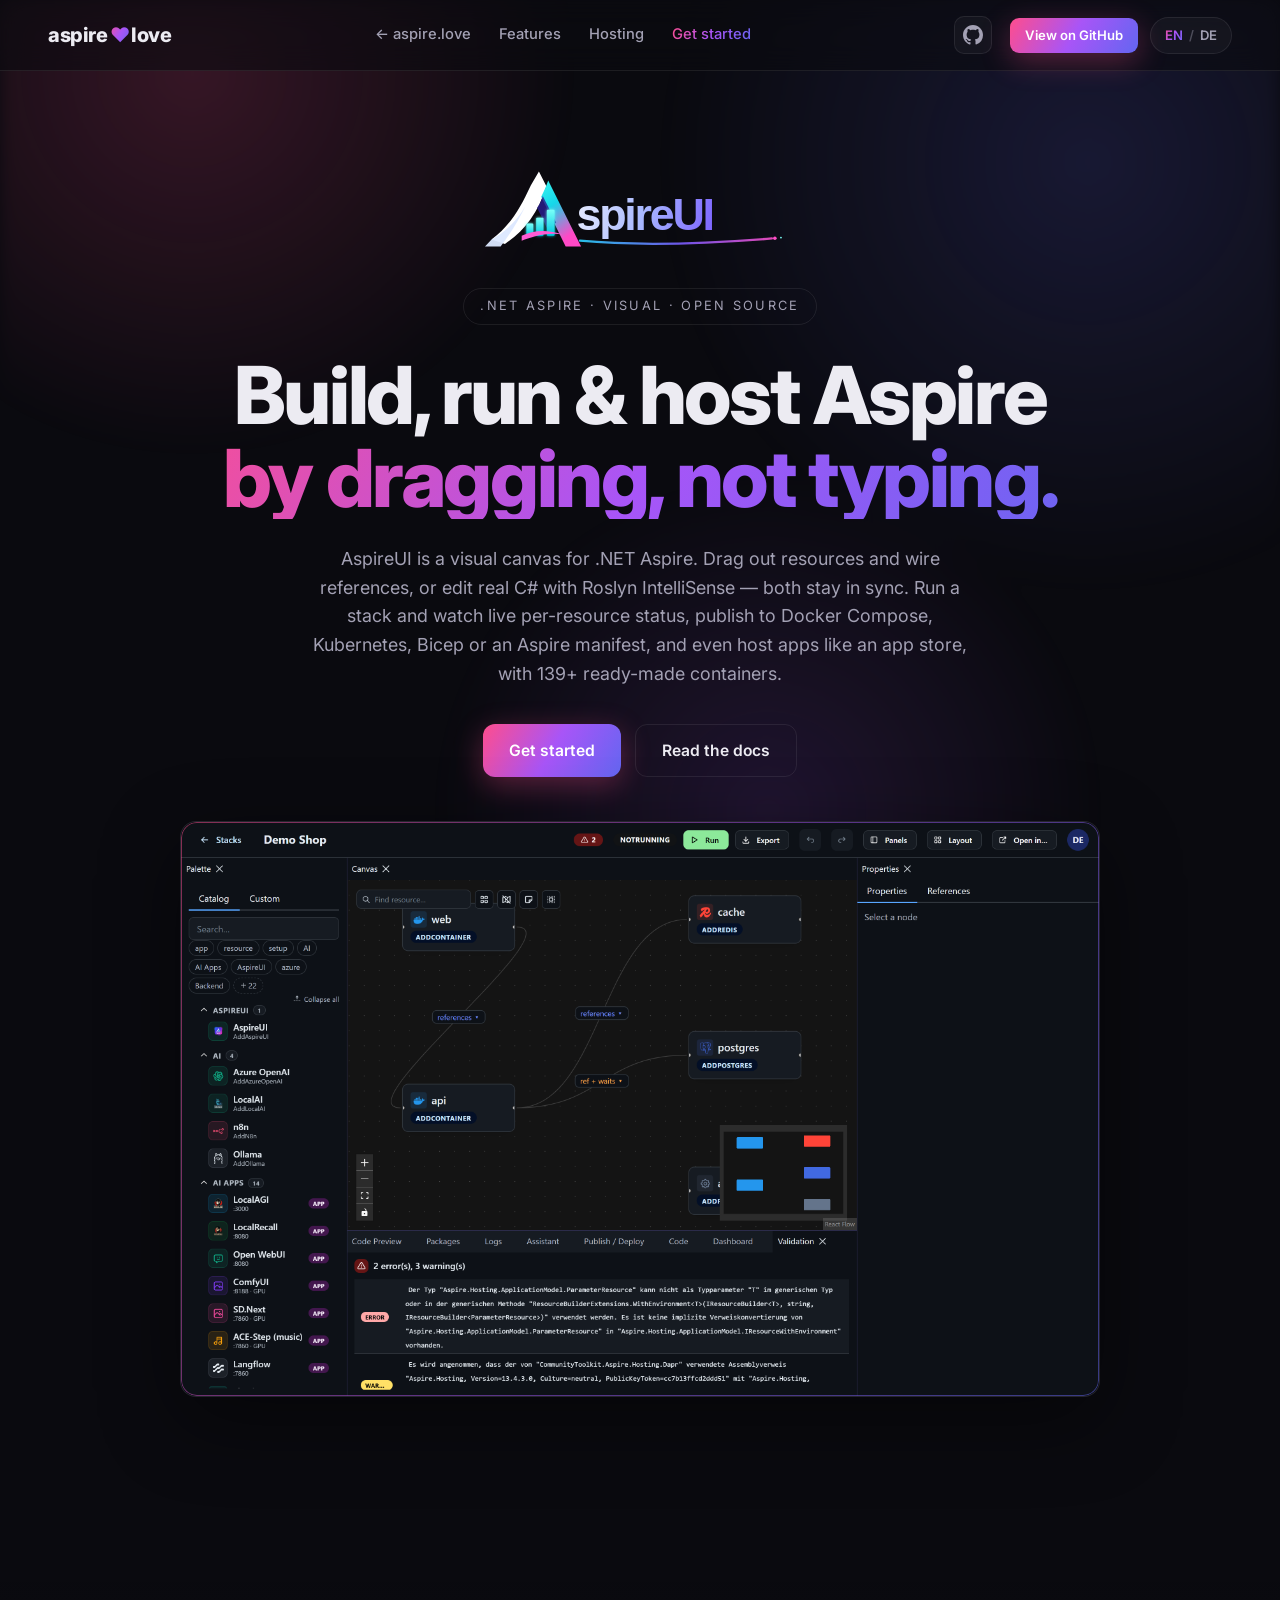
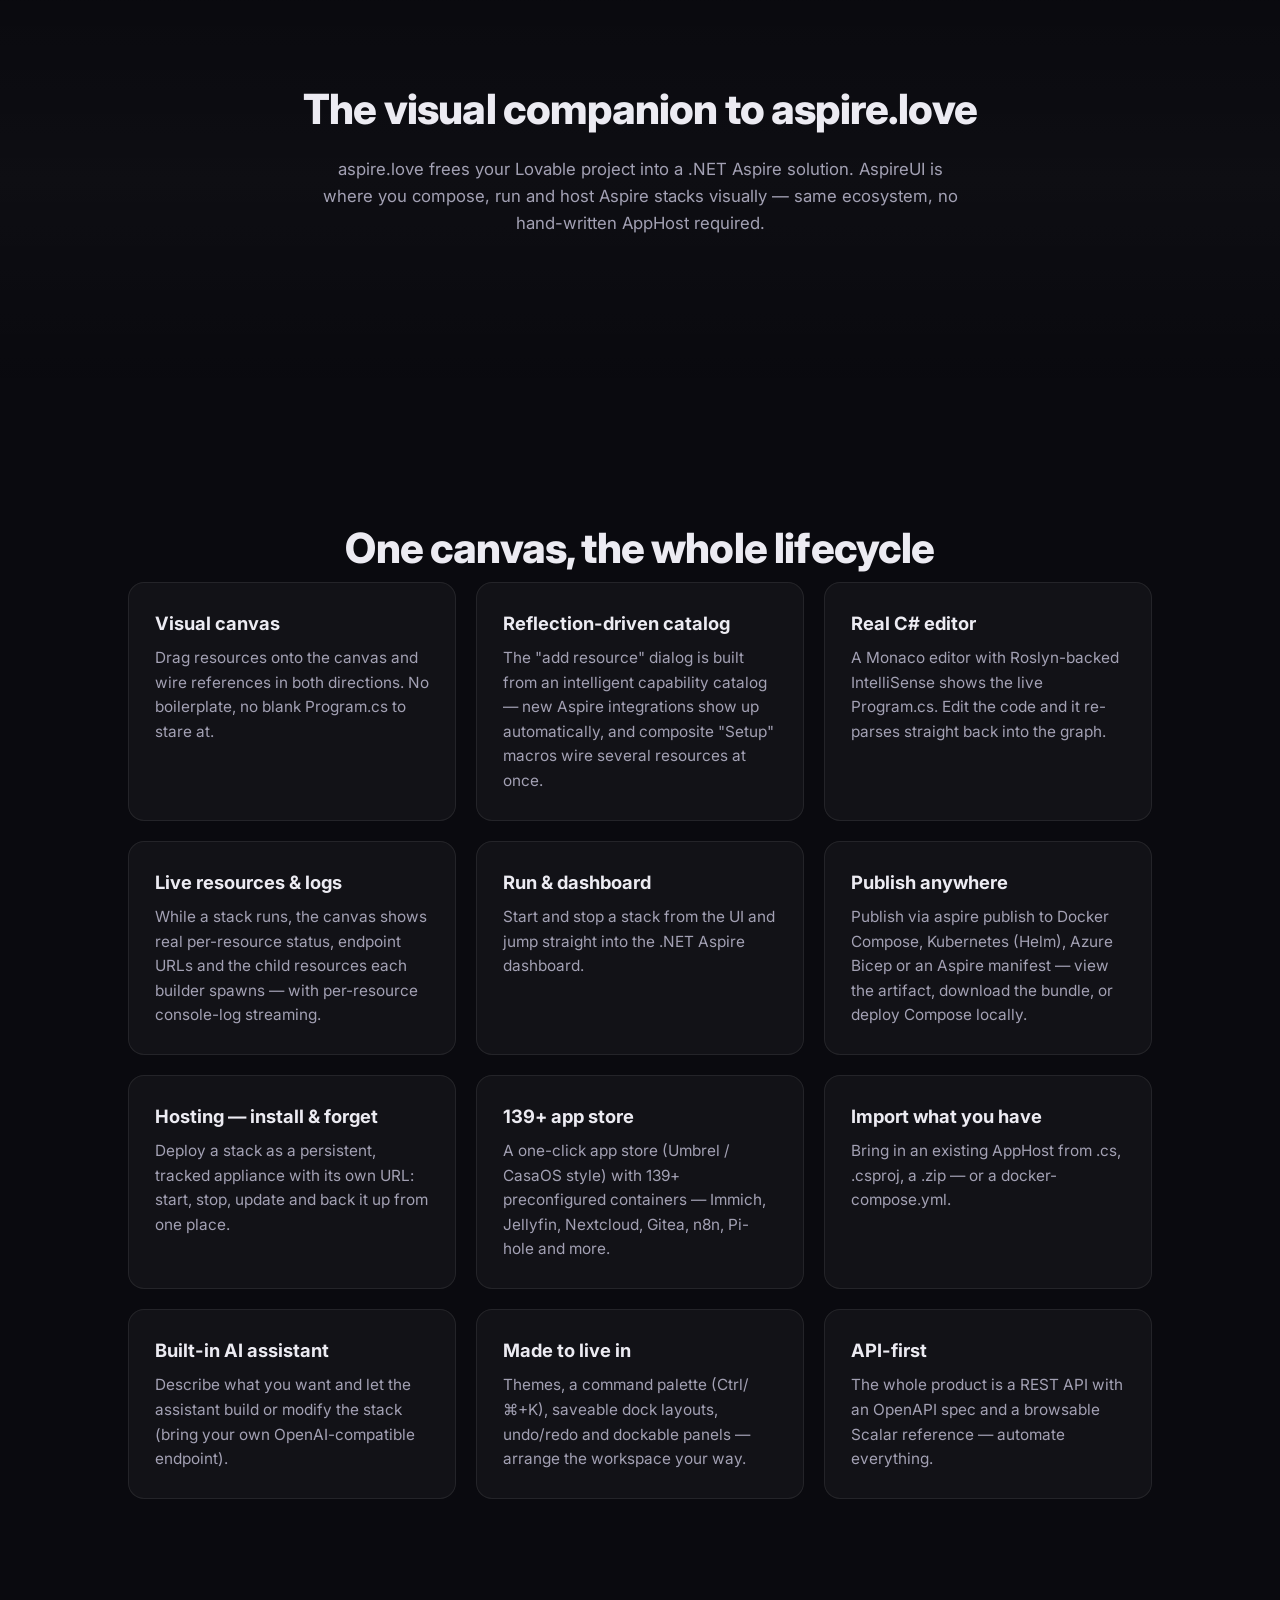
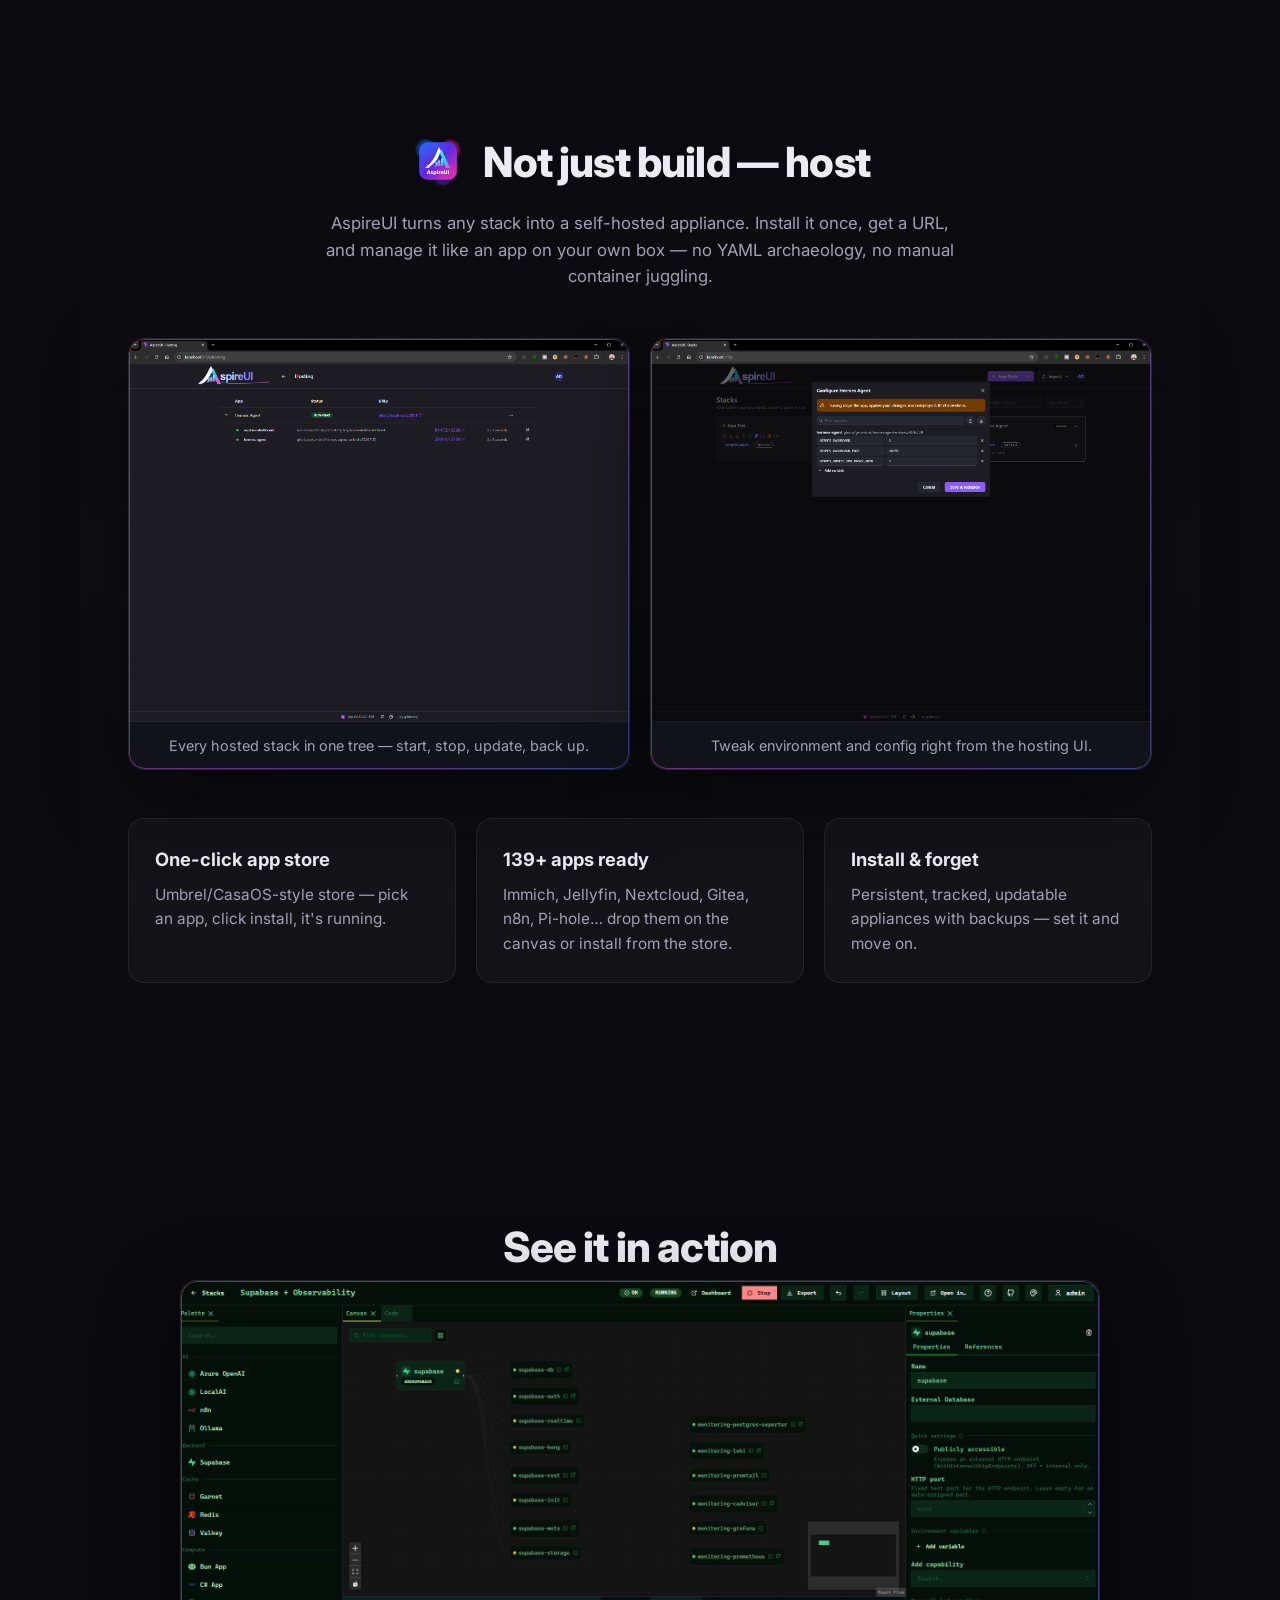
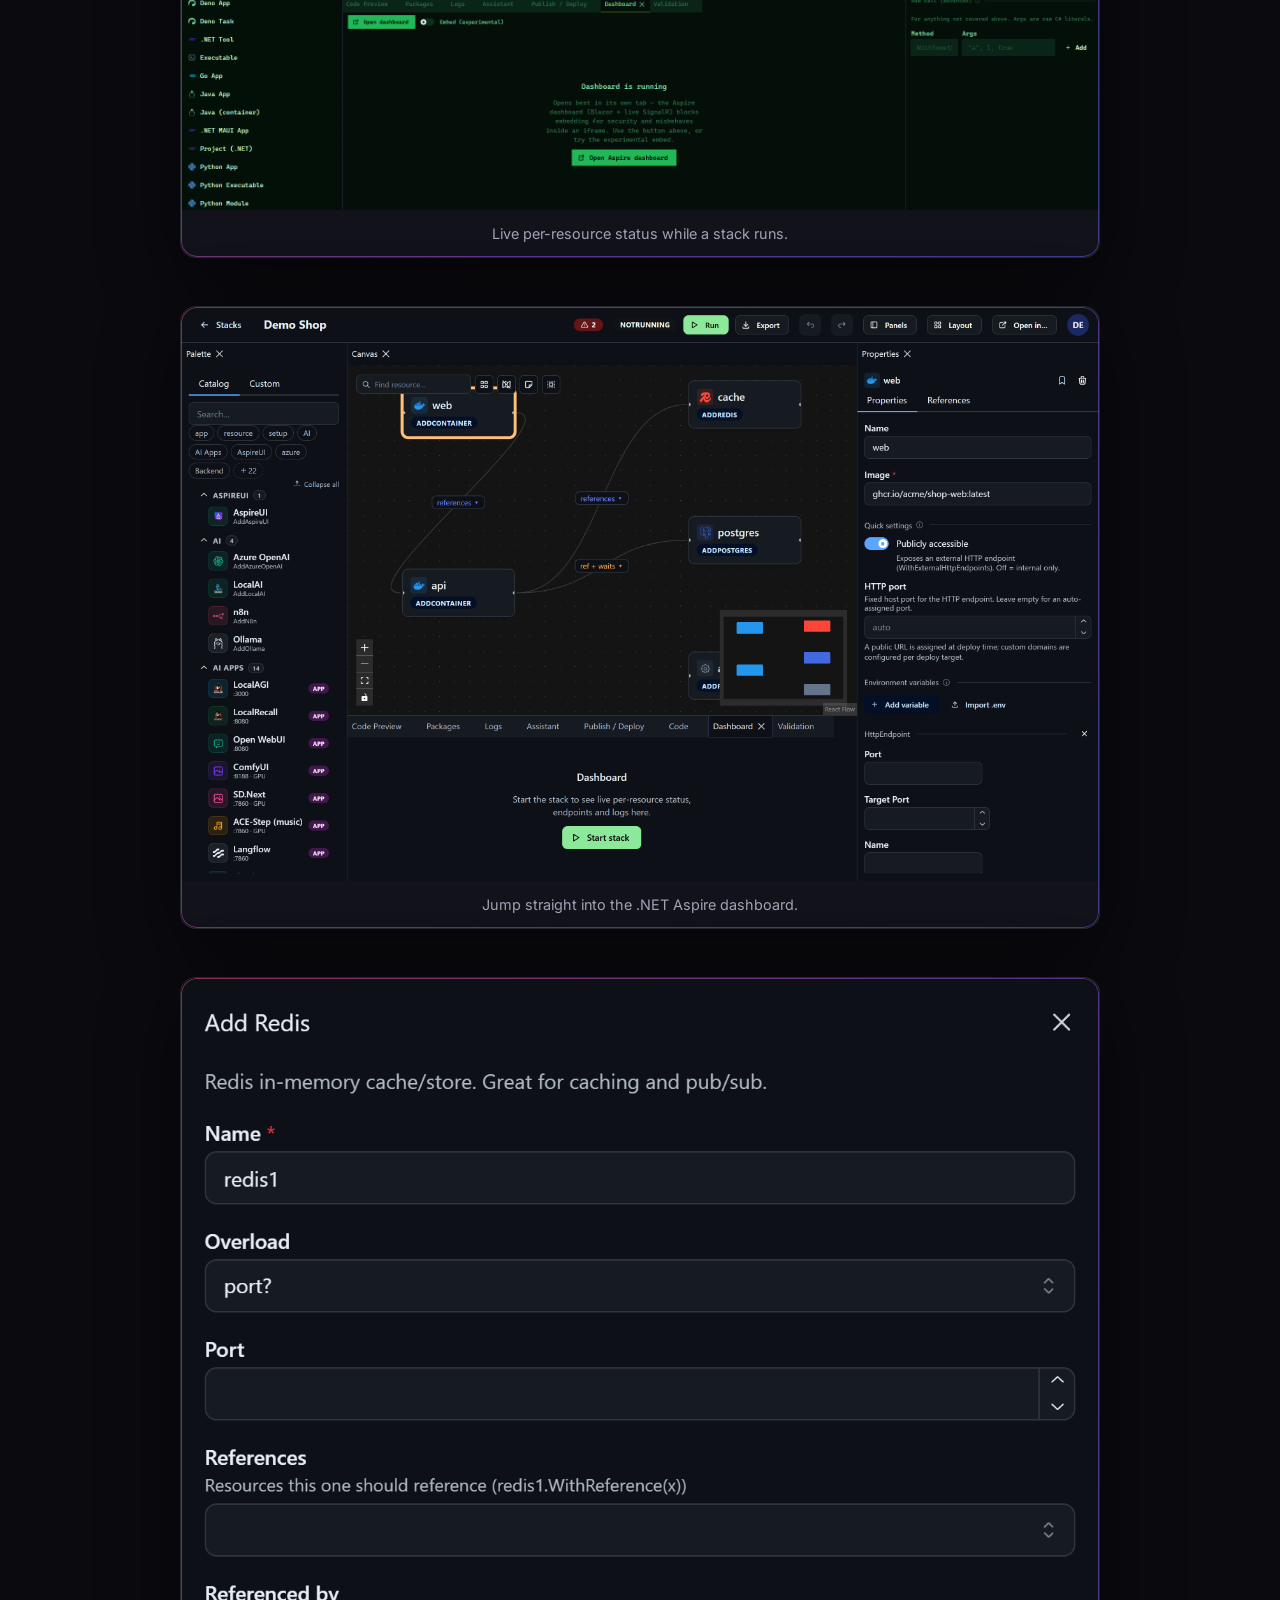
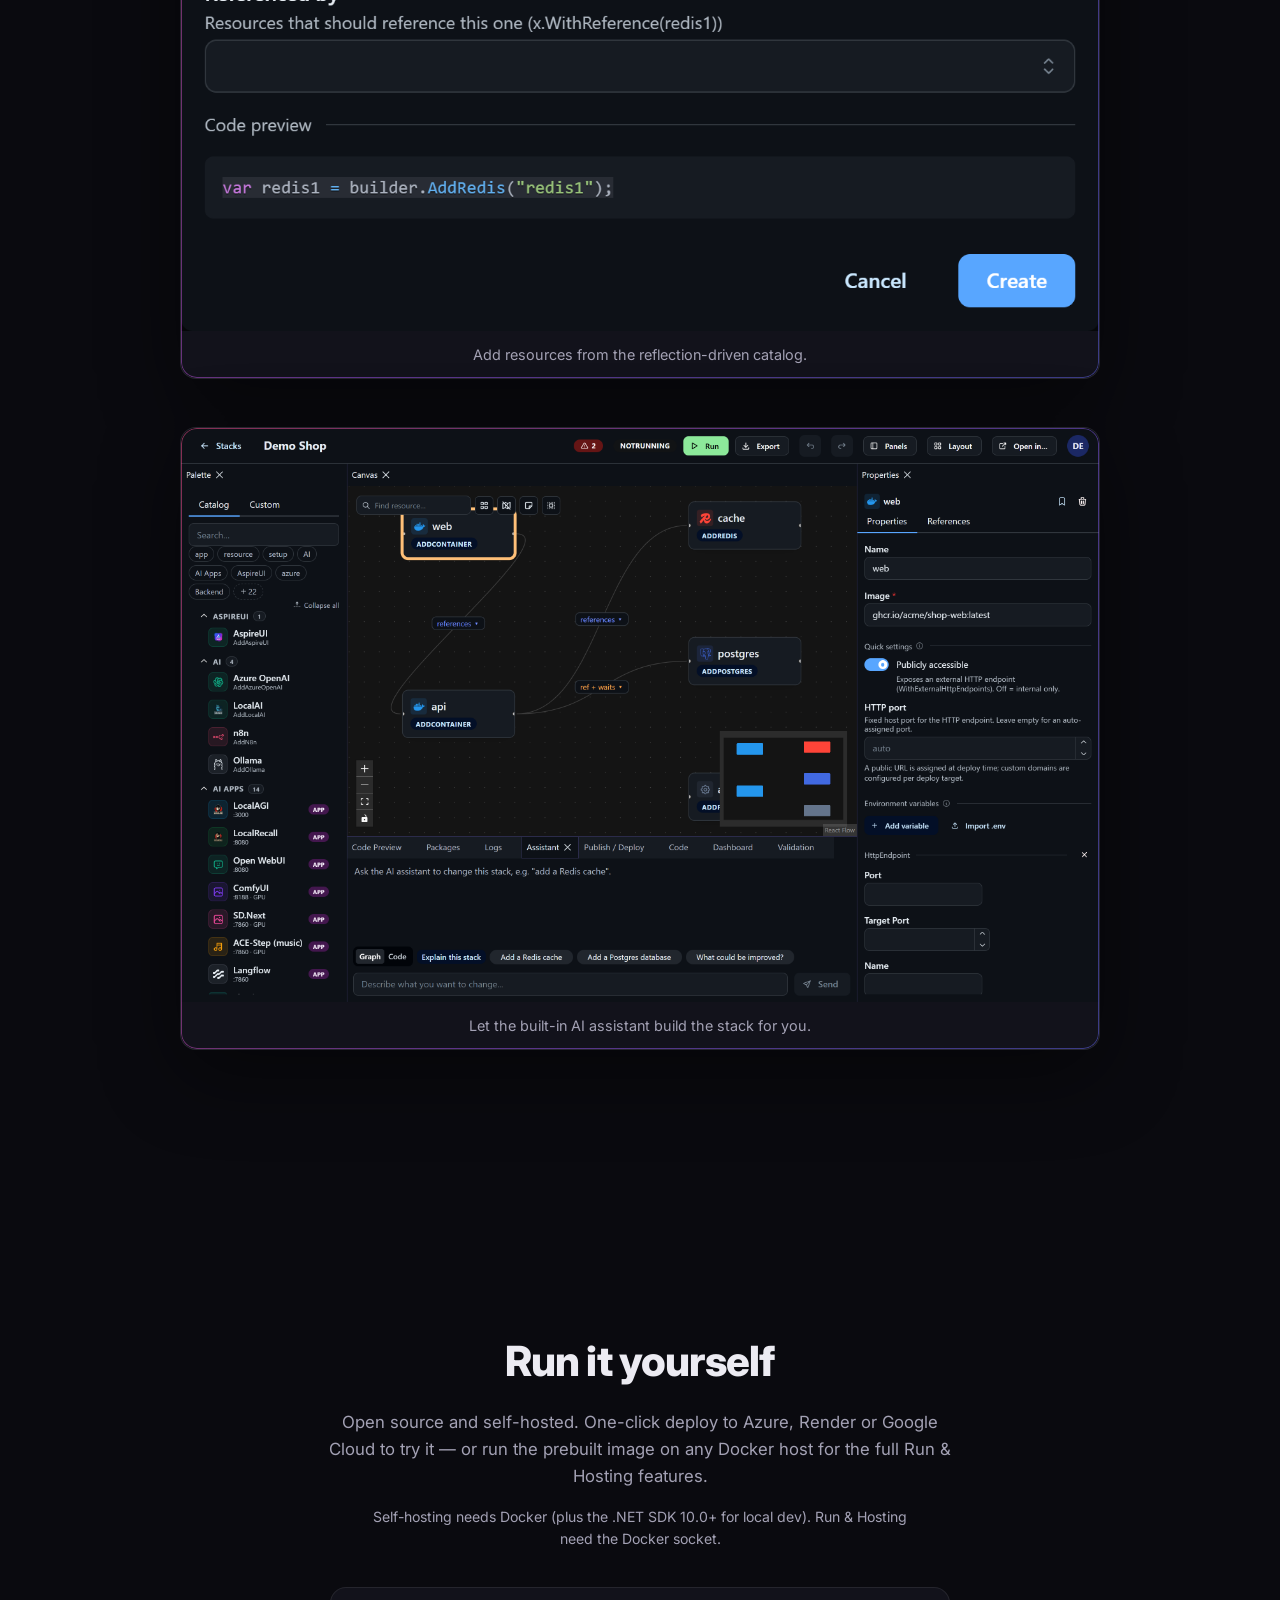
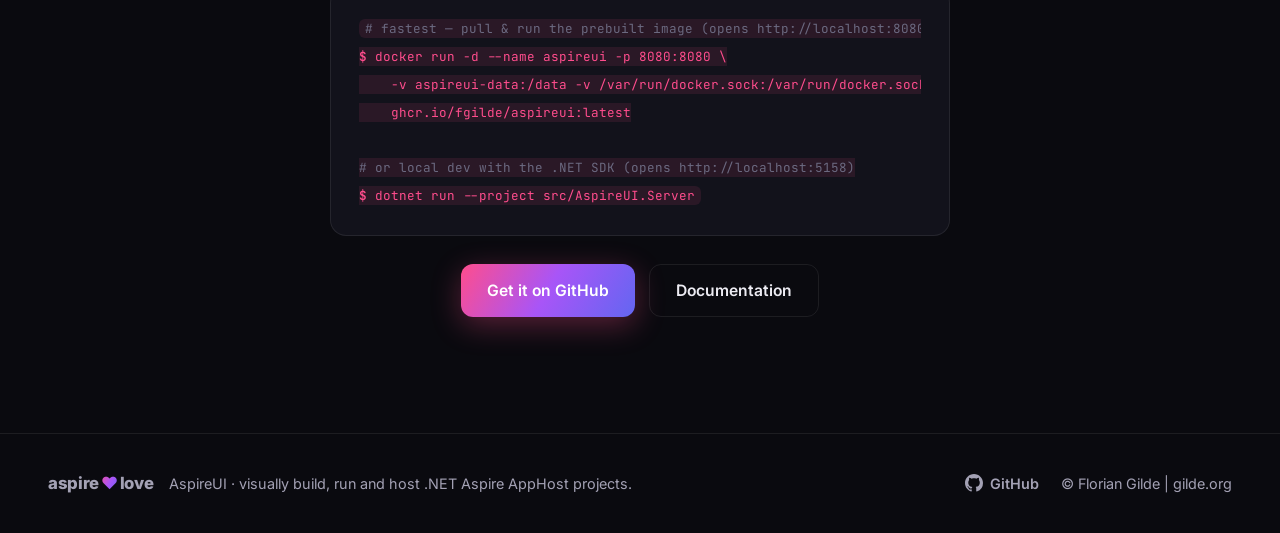
<file: website/aspireui/index.html>
<!DOCTYPE html>
<html lang="en">
<head>
    <meta charset="UTF-8" />
    <meta name="viewport" content="width=device-width, initial-scale=1.0" />
    <title>AspireUI — build, run & host .NET Aspire visually · aspire.love</title>
    <meta name="description"
          data-i18n="aui.meta"
          content="AspireUI is a visual canvas for .NET Aspire: drag out resources, edit real C# with IntelliSense, run stacks with live resource status, publish to Compose/Kubernetes/Bicep — and host apps like an app store with 139+ ready-made containers." />
    <link rel="icon" href="../assets/favicon.ico" sizes="any" />
    <link rel="apple-touch-icon" href="../assets/favicon.ico" />

    <meta property="og:type" content="website" />
    <meta property="og:site_name" content="aspire.love" />
    <meta property="og:url" content="https://www.aspire.love/aspireui" />
    <meta property="og:title" content="AspireUI — build, run & host .NET Aspire visually" />
    <meta property="og:description"
          content="A visual canvas for .NET Aspire: drag resources, edit real C#, run with live status, publish to Compose/K8s/Bicep, and host 139+ apps like an app store." />
    <meta property="og:image" content="https://www.aspire.love/assets/aspireui-editor.png" />
    <meta name="twitter:card" content="summary_large_image" />
    <meta name="twitter:title" content="AspireUI — build, run & host .NET Aspire visually" />
    <meta name="twitter:image" content="https://www.aspire.love/assets/aspireui-editor.png" />

    <link rel="preconnect" href="https://fonts.googleapis.com" />
    <link rel="preconnect" href="https://fonts.gstatic.com" crossorigin />
    <link href="https://fonts.googleapis.com/css2?family=Inter:wght@400;500;600;700;800&family=JetBrains+Mono:wght@400;500&display=swap"
          rel="stylesheet" />
    <link rel="stylesheet" href="../styles.css" />
</head>
<body>
    <div class="aurora" aria-hidden="true"></div>

    <!-- ============================ Nav ============================ -->
    <header class="nav">
        <a class="brand" href="../#top">
            <span class="brand-mark">aspire<span class="heart">♥</span>love</span>
        </a>
        <nav class="nav-links">
            <a href="../#top" data-i18n="aui.nav.home">← aspire.love</a>
            <a href="#features" data-i18n="nav.features">Features</a>
            <a href="#hosting" data-i18n="aui.nav.hosting">Hosting</a>
            <a href="#start" data-i18n="nav.start">Get started</a>
        </nav>
        <div class="nav-actions">
            <a class="nav-icon" href="https://github.com/fgilde/AspireUI" target="_blank" rel="noopener"
               aria-label="View AspireUI on GitHub" title="GitHub">
                <svg viewBox="0 0 16 16" width="20" height="20" aria-hidden="true" fill="currentColor">
                    <path d="M8 0C3.58 0 0 3.58 0 8c0 3.54 2.29 6.53 5.47 7.59.4.07.55-.17.55-.38 0-.19-.01-.82-.01-1.49-2.01.37-2.53-.49-2.69-.94-.09-.23-.48-.94-.82-1.13-.28-.15-.68-.52-.01-.53.63-.01 1.08.58 1.23.82.72 1.21 1.87.87 2.33.66.07-.52.28-.87.51-1.07-1.78-.2-3.64-.89-3.64-3.95 0-.87.31-1.59.82-2.15-.08-.2-.36-1.02.08-2.12 0 0 .67-.21 2.2.82.64-.18 1.32-.27 2-.27.68 0 1.36.09 2 .27 1.53-1.04 2.2-.82 2.2-.82.44 1.1.16 1.92.08 2.12.51.56.82 1.27.82 2.15 0 3.07-1.87 3.75-3.65 3.95.29.25.54.73.54 1.48 0 1.07-.01 1.93-.01 2.2 0 .21.15.46.55.38A8.01 8.01 0 0 0 16 8c0-4.42-3.58-8-8-8Z"></path>
                </svg>
            </a>
            <a class="btn btn-primary btn-sm" href="https://github.com/fgilde/AspireUI" target="_blank" rel="noopener"
               data-i18n="aui.nav.github">View on GitHub</a>
            <button class="lang-toggle" id="langToggle" aria-label="Toggle language">
                <span data-lang="en" class="active">EN</span>
                <span class="sep">/</span>
                <span data-lang="de">DE</span>
            </button>
        </div>
    </header>

    <main id="top">
        <!-- ============================ Hero ============================ -->
        <section class="hero">
            <img class="aui-wordmark" src="../assets/aspireui-wordmark.svg" alt="AspireUI" />
            <span class="eyebrow" data-i18n="aui.eyebrow">.NET Aspire · visual · open source</span>
            <h1 class="hero-title">
                <span data-i18n="aui.title1">Build, run &amp; host Aspire</span>
                <span class="gradient" data-i18n="aui.title2">by dragging, not typing.</span>
            </h1>
            <p class="hero-sub" data-i18n="aui.sub">
                AspireUI is a visual canvas for .NET Aspire. Drag out resources and wire references, or edit
                real C# with Roslyn IntelliSense — both stay in sync. Run a stack and watch live per-resource
                status, publish to Docker Compose, Kubernetes, Bicep or an Aspire manifest, and even host apps
                like an app store, with 139+ ready-made containers.
            </p>
            <div class="hero-cta">
                <a class="btn btn-primary" href="#start" data-i18n="aui.cta1">Get started</a>
                <a class="btn btn-ghost" href="https://fgilde.github.io/AspireUI/" target="_blank" rel="noopener"
                   data-i18n="aui.cta2">Read the docs</a>
            </div>
            <figure class="shot-frame">
                <img src="../assets/aspireui-editor.png"
                     alt="The AspireUI editor: a resource palette, a canvas of wired resources, a live C# code editor and a property grid."
                     loading="lazy" />
            </figure>
        </section>

        <!-- ============================ Relationship band ============================ -->
        <section class="band">
            <div class="band-inner">
                <h2 class="section-title" data-i18n="aui.rel.title">The visual companion to aspire.love</h2>
                <p class="section-lead" data-i18n="aui.rel.lead">
                    aspire.love frees your Lovable project into a .NET Aspire solution. AspireUI is where you
                    <em>compose, run and host</em> Aspire stacks visually — same ecosystem, no hand-written
                    AppHost required.
                </p>
            </div>
        </section>

        <!-- ============================ Features ============================ -->
        <section id="features" class="section">
            <h2 class="section-title" data-i18n="aui.features.title">One canvas, the whole lifecycle</h2>
            <div class="grid grid-3">
                <div class="feature">
                    <h3 data-i18n="aui.f1t">Visual canvas</h3>
                    <p data-i18n="aui.f1b">Drag resources onto the canvas and wire references in both directions. No boilerplate, no blank Program.cs to stare at.</p>
                </div>
                <div class="feature">
                    <h3 data-i18n="aui.f2t">Reflection-driven catalog</h3>
                    <p data-i18n="aui.f2b">The "add resource" dialog is built from an intelligent capability catalog — new Aspire integrations show up automatically, and composite "Setup" macros wire several resources at once.</p>
                </div>
                <div class="feature">
                    <h3 data-i18n="aui.f3t">Real C# editor</h3>
                    <p data-i18n="aui.f3b">A Monaco editor with Roslyn-backed IntelliSense shows the live <code>Program.cs</code>. Edit the code and it re-parses straight back into the graph.</p>
                </div>
                <div class="feature">
                    <h3 data-i18n="aui.f4t">Live resources &amp; logs</h3>
                    <p data-i18n="aui.f4b">While a stack runs, the canvas shows real per-resource status, endpoint URLs and the child resources each builder spawns — with per-resource console-log streaming.</p>
                </div>
                <div class="feature">
                    <h3 data-i18n="aui.f5t">Run &amp; dashboard</h3>
                    <p data-i18n="aui.f5b">Start and stop a stack from the UI and jump straight into the .NET Aspire dashboard.</p>
                </div>
                <div class="feature">
                    <h3 data-i18n="aui.f6t">Publish anywhere</h3>
                    <p data-i18n="aui.f6b">Publish via <code>aspire publish</code> to Docker Compose, Kubernetes (Helm), Azure Bicep or an Aspire manifest — view the artifact, download the bundle, or deploy Compose locally.</p>
                </div>
                <div class="feature">
                    <h3 data-i18n="aui.f7t">Hosting — install &amp; forget</h3>
                    <p data-i18n="aui.f7b">Deploy a stack as a persistent, tracked appliance with its own URL: start, stop, update and back it up from one place.</p>
                </div>
                <div class="feature">
                    <h3 data-i18n="aui.f8t">139+ app store</h3>
                    <p data-i18n="aui.f8b">A one-click app store (Umbrel / CasaOS style) with 139+ preconfigured containers — Immich, Jellyfin, Nextcloud, Gitea, n8n, Pi-hole and more.</p>
                </div>
                <div class="feature">
                    <h3 data-i18n="aui.f9t">Import what you have</h3>
                    <p data-i18n="aui.f9b">Bring in an existing AppHost from <code>.cs</code>, <code>.csproj</code>, a <code>.zip</code> — or a <code>docker-compose.yml</code>.</p>
                </div>
                <div class="feature">
                    <h3 data-i18n="aui.f10t">Built-in AI assistant</h3>
                    <p data-i18n="aui.f10b">Describe what you want and let the assistant build or modify the stack (bring your own OpenAI-compatible endpoint).</p>
                </div>
                <div class="feature">
                    <h3 data-i18n="aui.f11t">Made to live in</h3>
                    <p data-i18n="aui.f11b">Themes, a command palette (Ctrl/⌘+K), saveable dock layouts, undo/redo and dockable panels — arrange the workspace your way.</p>
                </div>
                <div class="feature">
                    <h3 data-i18n="aui.f12t">API-first</h3>
                    <p data-i18n="aui.f12b">The whole product is a REST API with an OpenAPI spec and a browsable Scalar reference — automate everything.</p>
                </div>
            </div>
        </section>

        <!-- ============================ Hosting highlight ============================ -->
        <section id="hosting" class="band section">
            <h2 class="section-title">
                <img class="aui-icon" src="../assets/aspireui-icon.svg" alt="" aria-hidden="true" />
                <span data-i18n="aui.host.title">Not just build — host</span>
            </h2>
            <p class="section-lead" data-i18n="aui.host.lead">
                AspireUI turns any stack into a self-hosted appliance. Install it once, get a URL, and manage it
                like an app on your own box — no YAML archaeology, no manual container juggling.
            </p>
            <div class="grid grid-2">
                <figure class="shot-frame">
                    <img src="../assets/aspireui-hosting.png" alt="The AspireUI hosting tree view listing installed appliances." loading="lazy" />
                    <figcaption class="shot-cap" data-i18n="aui.host.s1">Every hosted stack in one tree — start, stop, update, back up.</figcaption>
                </figure>
                <figure class="shot-frame">
                    <img src="../assets/aspireui-hosting-env.png" alt="Editing environment variables of a hosted stack in AspireUI." loading="lazy" />
                    <figcaption class="shot-cap" data-i18n="aui.host.s2">Tweak environment and config right from the hosting UI.</figcaption>
                </figure>
            </div>
            <div class="grid grid-3">
                <div class="mini">
                    <h3 data-i18n="aui.host.c1t">One-click app store</h3>
                    <p data-i18n="aui.host.c1b">Umbrel/CasaOS-style store — pick an app, click install, it's running.</p>
                </div>
                <div class="mini">
                    <h3 data-i18n="aui.host.c2t">139+ apps ready</h3>
                    <p data-i18n="aui.host.c2b">Immich, Jellyfin, Nextcloud, Gitea, n8n, Pi-hole… drop them on the canvas or install from the store.</p>
                </div>
                <div class="mini">
                    <h3 data-i18n="aui.host.c3t">Install &amp; forget</h3>
                    <p data-i18n="aui.host.c3b">Persistent, tracked, updatable appliances with backups — set it and move on.</p>
                </div>
            </div>
        </section>

        <!-- ============================ Screenshots ============================ -->
        <section class="section">
            <h2 class="section-title" data-i18n="aui.shots.title">See it in action</h2>
            <figure class="shot-frame">
                <img src="../assets/aspireui-live.png" alt="A running stack with live per-resource status on the canvas." loading="lazy" />
                <figcaption class="shot-cap" data-i18n="aui.shot1">Live per-resource status while a stack runs.</figcaption>
            </figure>
            <figure class="shot-frame">
                <img src="../assets/aspireui-dashboard.png" alt="The .NET Aspire dashboard opened from AspireUI." loading="lazy" />
                <figcaption class="shot-cap" data-i18n="aui.shot2">Jump straight into the .NET Aspire dashboard.</figcaption>
            </figure>
            <figure class="shot-frame">
                <img src="../assets/aspireui-catalog.png" alt="The add-resource dialog driven by the capability catalog." loading="lazy" />
                <figcaption class="shot-cap" data-i18n="aui.shot3">Add resources from the reflection-driven catalog.</figcaption>
            </figure>
            <figure class="shot-frame">
                <img src="../assets/aspireui-assistant.png" alt="The built-in AI assistant building a stack." loading="lazy" />
                <figcaption class="shot-cap" data-i18n="aui.shot4">Let the built-in AI assistant build the stack for you.</figcaption>
            </figure>
        </section>

        <!-- ============================ Get started ============================ -->
        <section id="start" class="section cta">
            <h2 class="section-title" data-i18n="aui.start.title">Run it yourself</h2>
            <p class="section-lead" data-i18n="aui.start.lead">Open source and self-hosted. One-click deploy to Azure, Render or Google Cloud to try it — or run the prebuilt image on any Docker host for the full Run &amp; Hosting features.</p>
            <p class="prereq" data-i18n="aui.start.prereq">Self-hosting needs Docker (plus the .NET SDK 10.0+ for local dev). Run &amp; Hosting need the Docker socket.</p>
            <div class="cta-code">
                <pre><code><span class="c-comment"># fastest — pull &amp; run the prebuilt image (opens http://localhost:8080)</span>
<span class="c-prompt">$</span> docker run -d --name aspireui -p 8080:8080 \
    -v aspireui-data:/data -v /var/run/docker.sock:/var/run/docker.sock \
    ghcr.io/fgilde/aspireui:latest

<span class="c-comment"># or local dev with the .NET SDK (opens http://localhost:5158)</span>
<span class="c-prompt">$</span> dotnet run --project src/AspireUI.Server</code></pre>
            </div>
            <div class="hero-cta" style="margin-top:28px">
                <a class="btn btn-primary" href="https://github.com/fgilde/AspireUI" target="_blank" rel="noopener"
                   data-i18n="aui.start.github">Get it on GitHub</a>
                <a class="btn btn-ghost" href="https://fgilde.github.io/AspireUI/" target="_blank" rel="noopener"
                   data-i18n="aui.start.docs">Documentation</a>
            </div>
        </section>
    </main>

    <!-- ============================ Footer ============================ -->
    <footer class="footer">
        <div class="footer-left">
            <span class="brand-mark small">aspire<span class="heart">♥</span>love</span>
            <span class="footer-note" data-i18n="aui.footer">AspireUI · visually build, run and host .NET Aspire AppHost projects.</span>
        </div>
        <div class="footer-right">
            <a class="footer-link" href="https://github.com/fgilde/AspireUI" target="_blank" rel="noopener">
                <svg viewBox="0 0 16 16" width="18" height="18" aria-hidden="true" fill="currentColor">
                    <path d="M8 0C3.58 0 0 3.58 0 8c0 3.54 2.29 6.53 5.47 7.59.4.07.55-.17.55-.38 0-.19-.01-.82-.01-1.49-2.01.37-2.53-.49-2.69-.94-.09-.23-.48-.94-.82-1.13-.28-.15-.68-.52-.01-.53.63-.01 1.08.58 1.23.82.72 1.21 1.87.87 2.33.66.07-.52.28-.87.51-1.07-1.78-.2-3.64-.89-3.64-3.95 0-.87.31-1.59.82-2.15-.08-.2-.36-1.02.08-2.12 0 0 .67-.21 2.2.82.64-.18 1.32-.27 2-.27.68 0 1.36.09 2 .27 1.53-1.04 2.2-.82 2.2-.82.44 1.1.16 1.92.08 2.12.51.56.82 1.27.82 2.15 0 3.07-1.87 3.75-3.65 3.95.29.25.54.73.54 1.48 0 1.07-.01 1.93-.01 2.2 0 .21.15.46.55.38A8.01 8.01 0 0 0 16 8c0-4.42-3.58-8-8-8Z"></path>
                </svg>
                <span>GitHub</span>
            </a>
            <span class="footer-copy">© <a href="https://florian.gilde.org" target="_blank" rel="noopener">Florian Gilde</a> | <a href="https://www.gilde.org" target="_blank" rel="noopener">gilde.org</a></span>
        </div>
    </footer>

    <script src="../i18n.js"></script>
    <script src="../script.js"></script>
</body>
</html>
</file>
<file: website/styles.css>
:root {
    --bg: #0a0a0f;
    --bg-soft: #12121b;
    --card: rgba(255, 255, 255, 0.035);
    --card-border: rgba(255, 255, 255, 0.08);
    --text: #ecebf2;
    --text-dim: #a3a1b4;
    --accent: #ff4d8d;
    --accent-2: #a855f7;
    --accent-3: #6366f1;
    --grad: linear-gradient(120deg, #ff4d8d 0%, #a855f7 50%, #6366f1 100%);
    --radius: 16px;
    --maxw: 1120px;
}

* { box-sizing: border-box; margin: 0; padding: 0; }

html { scroll-behavior: smooth; scroll-padding-top: 84px; }

body {
    font-family: "Inter", system-ui, -apple-system, "Segoe UI", sans-serif;
    background: var(--bg);
    color: var(--text);
    line-height: 1.6;
    -webkit-font-smoothing: antialiased;
    overflow-x: hidden;
}

code, pre { font-family: "JetBrains Mono", ui-monospace, "Cascadia Code", Consolas, monospace; }

a { color: inherit; text-decoration: none; }

/* ---- Ambient aurora background ---- */
.aurora {
    position: fixed;
    inset: 0;
    z-index: -1;
    background:
        radial-gradient(640px circle at 15% 8%, rgba(255, 77, 141, 0.18), transparent 60%),
        radial-gradient(720px circle at 85% 18%, rgba(99, 102, 241, 0.16), transparent 60%),
        radial-gradient(560px circle at 60% 90%, rgba(168, 85, 247, 0.14), transparent 60%);
    filter: blur(8px);
}

/* ---- Nav ---- */
.nav {
    position: sticky;
    top: 0;
    z-index: 50;
    display: flex;
    align-items: center;
    justify-content: space-between;
    gap: 24px;
    padding: 16px clamp(20px, 5vw, 48px);
    backdrop-filter: blur(14px);
    background: rgba(10, 10, 15, 0.6);
    border-bottom: 1px solid var(--card-border);
}

.brand-mark {
    font-weight: 800;
    font-size: 1.25rem;
    letter-spacing: -0.02em;
}
.brand-mark.small { font-size: 1.05rem; }
.heart {
    background: var(--grad);
    -webkit-background-clip: text;
    background-clip: text;
    color: transparent;
    padding: 0 2px;
}

.nav-links { display: flex; gap: 28px; }
.nav-links a { color: var(--text-dim); font-size: 0.92rem; font-weight: 500; transition: color 0.2s; }
.nav-links a:hover { color: var(--text); }
.nav-links a.active {
    color: var(--text);
    background: var(--grad);
    -webkit-background-clip: text;
    background-clip: text;
    -webkit-text-fill-color: transparent;
}

.nav-actions { display: inline-flex; align-items: center; gap: 12px; }
.nav-icon {
    display: inline-flex;
    align-items: center;
    justify-content: center;
    width: 38px;
    height: 38px;
    border-radius: 10px;
    border: 1px solid var(--card-border);
    background: var(--card);
    color: var(--text-dim);
    transition: color 0.2s, border-color 0.2s, transform 0.15s;
}
.nav-icon:hover { color: var(--text); border-color: rgba(255, 255, 255, 0.28); transform: translateY(-1px); }
.nav-actions .nav-icon { margin-right: 6px; }
.btn.btn-sm { padding: 7px 15px; font-size: 0.82rem; border-radius: 9px; }

.lang-toggle {
    display: inline-flex;
    align-items: center;
    gap: 6px;
    background: var(--card);
    border: 1px solid var(--card-border);
    border-radius: 999px;
    padding: 7px 14px;
    color: var(--text-dim);
    font: inherit;
    font-size: 0.82rem;
    font-weight: 600;
    cursor: pointer;
    transition: border-color 0.2s;
}
.lang-toggle:hover { border-color: rgba(255, 255, 255, 0.2); }
.lang-toggle .sep { opacity: 0.4; }
.lang-toggle [data-lang].active {
    background: var(--grad);
    -webkit-background-clip: text;
    background-clip: text;
    color: transparent;
}

/* ---- Layout primitives ---- */
section { padding: clamp(56px, 9vw, 120px) clamp(20px, 5vw, 48px); }
.section, .band-inner, .hero, .showcase { max-width: var(--maxw); margin: 0 auto; }

/* ---- Showcase screenshot ---- */
.shot-frame {
    max-width: 920px;
    margin: 0 auto 48px;
    border-radius: var(--radius);
    overflow: hidden;
    border: 1px solid var(--card-border);
    background: var(--bg-soft);
    box-shadow: 0 24px 80px rgba(0, 0, 0, 0.45);
    position: relative;
}
.shot-frame::after {
    content: "";
    position: absolute;
    inset: 0;
    border-radius: var(--radius);
    padding: 1px;
    background: var(--grad);
    -webkit-mask: linear-gradient(#000 0 0) content-box, linear-gradient(#000 0 0);
    -webkit-mask-composite: xor;
    mask-composite: exclude;
    opacity: 0.5;
    pointer-events: none;
}
.shot-frame img { display: block; width: 100%; height: auto; }
.shot-cap { text-align: center; color: var(--text-dim); font-size: 0.9rem; padding: 12px 16px; }
.aui-wordmark { display: block; width: min(340px, 70%); height: auto; margin: 0 auto 26px; }
.aui-icon { height: 1.35em; width: auto; vertical-align: -0.28em; margin-right: 10px; }
.studio-cta { display: flex; gap: 14px; justify-content: center; flex-wrap: wrap; margin-top: 40px; }

/* ---- Independence highlight ---- */
.independence {
    max-width: 820px;
    margin: 40px auto 0;
    text-align: center;
    padding: 32px clamp(20px, 4vw, 44px);
    border-radius: var(--radius);
    border: 1px solid var(--card-border);
    background:
        radial-gradient(420px circle at 50% 0%, rgba(168, 85, 247, 0.12), transparent 70%),
        var(--card);
}
.independence h3 {
    font-size: 1.3rem;
    font-weight: 800;
    background: var(--grad);
    -webkit-background-clip: text;
    background-clip: text;
    color: transparent;
    margin-bottom: 10px;
}
.independence p { color: var(--text-dim); }

.section-title {
    font-size: clamp(1.7rem, 3.4vw, 2.6rem);
    font-weight: 800;
    letter-spacing: -0.02em;
    text-align: center;
}
.section-lead {
    color: var(--text-dim);
    text-align: center;
    max-width: 640px;
    margin: 14px auto 48px;
    font-size: 1.05rem;
}

/* ---- Hero ---- */
.hero { text-align: center; padding-top: clamp(48px, 8vw, 96px); }
.eyebrow {
    display: inline-block;
    font-size: 0.8rem;
    letter-spacing: 0.18em;
    text-transform: uppercase;
    color: var(--text-dim);
    border: 1px solid var(--card-border);
    border-radius: 999px;
    padding: 7px 16px;
    margin-bottom: 28px;
}
.hero-title {
    font-size: clamp(2.6rem, 7vw, 5rem);
    font-weight: 800;
    line-height: 1.04;
    letter-spacing: -0.03em;
}
.hero-title .gradient {
    display: block;
    background: var(--grad);
    -webkit-background-clip: text;
    background-clip: text;
    color: transparent;
}
.hero-sub {
    color: var(--text-dim);
    max-width: 660px;
    margin: 26px auto 36px;
    font-size: 1.12rem;
}
.hero-cta { display: flex; gap: 14px; justify-content: center; flex-wrap: wrap; }
/* When a screenshot follows the hero buttons directly (AspireUI page), give it breathing room. */
.hero-cta + .shot-frame { margin-top: 44px; }

/* ---- Hero deploy strip ---- */
.deploy-strip { margin: 40px auto 0; max-width: 760px; }
.deploy-label {
    display: block;
    font-size: 0.78rem;
    letter-spacing: 0.16em;
    text-transform: uppercase;
    color: var(--text-dim);
    margin-bottom: 14px;
}
.chips { display: flex; flex-wrap: wrap; gap: 10px; justify-content: center; }
.chip {
    font-size: 0.84rem;
    font-weight: 600;
    color: var(--text);
    padding: 7px 14px;
    border-radius: 999px;
    border: 1px solid var(--card-border);
    background: var(--card);
}
.chip:first-child {
    border-color: transparent;
    background: linear-gradient(var(--bg-soft), var(--bg-soft)) padding-box,
                var(--grad) border-box;
    border: 1px solid transparent;
}

.btn {
    display: inline-flex;
    align-items: center;
    border-radius: 12px;
    padding: 13px 26px;
    font-weight: 600;
    font-size: 0.98rem;
    transition: transform 0.15s, box-shadow 0.2s, border-color 0.2s;
}
.btn-primary {
    background: var(--grad);
    color: #fff;
    box-shadow: 0 8px 30px rgba(255, 77, 141, 0.32);
}
.btn-primary:hover { transform: translateY(-2px); box-shadow: 0 12px 40px rgba(168, 85, 247, 0.42); }
.btn-ghost { border: 1px solid var(--card-border); color: var(--text); }
.btn-ghost:hover { border-color: rgba(255, 255, 255, 0.28); transform: translateY(-2px); }

/* ---- Terminal ---- */
.hero-terminal {
    margin: 56px auto 0;
    max-width: 620px;
    text-align: left;
    background: var(--bg-soft);
    border: 1px solid var(--card-border);
    border-radius: var(--radius);
    overflow: hidden;
    box-shadow: 0 24px 70px rgba(0, 0, 0, 0.5);
}
.term-bar {
    display: flex;
    gap: 8px;
    padding: 14px 16px;
    border-bottom: 1px solid var(--card-border);
    background: rgba(255, 255, 255, 0.02);
}
.term-bar span { width: 12px; height: 12px; border-radius: 50%; background: #3a3a47; }
.term-bar span:nth-child(1) { background: #ff5f57; }
.term-bar span:nth-child(2) { background: #febc2e; }
.term-bar span:nth-child(3) { background: #28c840; }
.term-body { padding: 22px 24px; font-size: 0.9rem; line-height: 1.9; color: #d7d5e6; overflow-x: auto; }
.c-comment { color: #6b6980; }
.c-prompt { color: var(--accent); font-weight: 600; }
.c-kw { color: #c792ea; }
.c-fn { color: #82aaff; }
.c-str { color: #c3e88d; }

/* ---- Powered-by / engine ---- */
.link {
    color: var(--accent-2);
    text-decoration: underline;
    text-underline-offset: 2px;
    text-decoration-color: rgba(168, 85, 247, 0.5);
}
.link:hover { text-decoration-color: var(--accent-2); }
.powered-grid {
    display: grid;
    grid-template-columns: 1fr 1fr;
    gap: 36px;
    align-items: center;
    max-width: 980px;
    margin: 0 auto;
}
.powered-copy h3 { font-size: 1.05rem; font-weight: 700; margin-bottom: 6px; }
.powered-copy h3 + p { color: var(--text-dim); margin-bottom: 22px; }
.powered-copy .btn { margin-top: 2px; }
.powered-code { align-self: stretch; display: flex; align-items: center; }
.powered-code pre { overflow-x: auto; font-size: 0.86rem; line-height: 1.85; }

/* ---- Bands & grids ---- */
.band { background: linear-gradient(180deg, transparent, rgba(255, 255, 255, 0.018), transparent); }
.grid { display: grid; gap: 20px; }
.grid-3 { grid-template-columns: repeat(3, 1fr); }
.grid-2 { grid-template-columns: repeat(2, 1fr); }

.mini, .card, .feature, .step {
    background: var(--card);
    border: 1px solid var(--card-border);
    border-radius: var(--radius);
    padding: 26px;
    transition: transform 0.2s, border-color 0.2s, background 0.2s;
}
.mini:hover, .card:hover, .feature:hover, .step:hover {
    transform: translateY(-4px);
    border-color: rgba(255, 77, 141, 0.4);
    background: rgba(255, 255, 255, 0.05);
}
.mini h3, .card h3, .feature h3, .step h3 { font-size: 1.15rem; margin-bottom: 8px; font-weight: 700; }
.mini p, .card p, .feature p, .step p { color: var(--text-dim); font-size: 0.96rem; }
code { color: var(--accent); background: rgba(255, 77, 141, 0.1); padding: 1px 6px; border-radius: 6px; font-size: 0.86em; }

/* ---- Steps ---- */
.steps { display: grid; grid-template-columns: repeat(3, 1fr); gap: 20px; counter-reset: step; }
.step-no {
    width: 42px; height: 42px;
    display: grid; place-items: center;
    border-radius: 12px;
    background: var(--grad);
    color: #fff;
    font-weight: 800;
    margin-bottom: 16px;
}

/* ---- Badges ---- */
.badge {
    display: inline-block;
    font-size: 0.72rem;
    font-weight: 700;
    letter-spacing: 0.06em;
    text-transform: uppercase;
    color: var(--text-dim);
    border: 1px solid var(--card-border);
    border-radius: 999px;
    padding: 4px 11px;
    margin-bottom: 14px;
}
.badge-default {
    color: #fff;
    border-color: transparent;
    background: var(--grad);
}

/* ---- CTA ---- */
.cta { text-align: center; }
.cta-code {
    position: relative;
    max-width: 620px;
    margin: 0 auto;
    background: var(--bg-soft);
    border: 1px solid var(--card-border);
    border-radius: var(--radius);
    padding: 26px 28px;
    text-align: left;
}
.cta-code pre { overflow-x: auto; font-size: 0.92rem; line-height: 1.9; }
.copy-btn {
    position: absolute;
    top: 14px; right: 14px;
    background: var(--card);
    border: 1px solid var(--card-border);
    color: var(--text-dim);
    border-radius: 8px;
    padding: 6px 14px;
    font: inherit;
    font-size: 0.8rem;
    font-weight: 600;
    cursor: pointer;
    transition: all 0.2s;
}
.copy-btn:hover { border-color: var(--accent); color: var(--text); }
.copy-btn.copied { color: #28c840; border-color: #28c840; }
.cta-or {
    display: flex;
    align-items: center;
    gap: 16px;
    max-width: 320px;
    margin: 26px auto;
    color: var(--text-dim);
    font-size: 0.82rem;
    letter-spacing: 0.16em;
    text-transform: uppercase;
}
.cta-or::before, .cta-or::after {
    content: "";
    flex: 1;
    height: 1px;
    background: var(--card-border);
}
.cta-note { color: var(--text-dim); margin-top: 18px; font-size: 0.96rem; }
.prereq {
    text-align: center;
    color: var(--text-dim);
    font-size: 0.88rem;
    margin: -32px auto 36px;
    max-width: 560px;
}

/* ---- FAQ ---- */
.faq-list { max-width: 760px; margin: 0 auto; display: flex; flex-direction: column; gap: 12px; }
.faq-item {
    border: 1px solid var(--card-border);
    border-radius: 12px;
    background: var(--card);
    padding: 0 22px;
    transition: border-color 0.2s;
}
.faq-item[open] { border-color: rgba(168, 85, 247, 0.4); }
.faq-item summary {
    list-style: none;
    cursor: pointer;
    font-weight: 600;
    padding: 18px 0;
    display: flex;
    align-items: center;
    justify-content: space-between;
    gap: 16px;
}
.faq-item summary::-webkit-details-marker { display: none; }
.faq-item summary::after {
    content: "+";
    font-size: 1.4rem;
    font-weight: 400;
    color: var(--accent-2);
    transition: transform 0.2s;
    line-height: 1;
}
.faq-item[open] summary::after { transform: rotate(45deg); }
.faq-item p { color: var(--text-dim); padding: 0 0 20px; max-width: 64ch; }

/* ---- Open source / star CTA ---- */
.opensource { padding: clamp(40px, 6vw, 72px) clamp(20px, 5vw, 48px); }
.opensource-inner {
    max-width: 720px;
    margin: 0 auto;
    text-align: center;
    padding: 36px clamp(20px, 4vw, 44px);
    border-radius: var(--radius);
    border: 1px solid var(--card-border);
    background:
        radial-gradient(480px circle at 50% 0%, rgba(255, 77, 141, 0.12), transparent 70%),
        var(--card);
}
.opensource-inner p { color: var(--text); font-size: 1.08rem; margin-bottom: 20px; }
.star-btn { gap: 9px; }

.stats {
    display: flex;
    justify-content: center;
    flex-wrap: wrap;
    gap: clamp(28px, 7vw, 72px);
    margin-bottom: 30px;
}
.stat { display: flex; flex-direction: column; align-items: center; gap: 4px; }
.stat-num {
    font-size: clamp(1.8rem, 4vw, 2.6rem);
    font-weight: 800;
    letter-spacing: -0.02em;
    line-height: 1;
    font-variant-numeric: tabular-nums;
    background: var(--grad);
    -webkit-background-clip: text;
    background-clip: text;
    color: transparent;
}
.stat-label {
    font-size: 0.78rem;
    letter-spacing: 0.12em;
    text-transform: uppercase;
    color: var(--text-dim);
}

/* ---- Footer ---- */
.footer {
    display: flex;
    align-items: center;
    justify-content: space-between;
    gap: 16px 32px;
    flex-wrap: wrap;
    padding: 36px clamp(20px, 5vw, 48px);
    border-top: 1px solid var(--card-border);
    color: var(--text-dim);
    font-size: 0.9rem;
}
.footer-left { display: flex; align-items: center; gap: 16px; flex-wrap: wrap; }
.footer-right { display: flex; align-items: center; gap: 22px; flex-wrap: wrap; }
.footer-link {
    display: inline-flex;
    align-items: center;
    gap: 7px;
    color: var(--text-dim);
    font-weight: 600;
    transition: color 0.2s;
}
.footer-link:hover { color: var(--text); }
.footer-copy a { color: var(--text-dim); transition: color 0.2s; }
.footer-copy a:hover {
    background: var(--grad);
    -webkit-background-clip: text;
    background-clip: text;
    color: transparent;
}

/* ---- Reveal animation ---- */
.reveal { opacity: 0; transform: translateY(24px); transition: opacity 0.6s ease, transform 0.6s ease; }
.reveal.in-view { opacity: 1; transform: none; }

/* ---- Responsive ---- */
@media (max-width: 880px) {
    .nav-links { display: none; }
    .grid-3, .grid-2, .steps, .powered-grid { grid-template-columns: 1fr; }
}

@media (prefers-reduced-motion: reduce) {
    .reveal { opacity: 1; transform: none; transition: none; }
    html { scroll-behavior: auto; }
}
</file>
